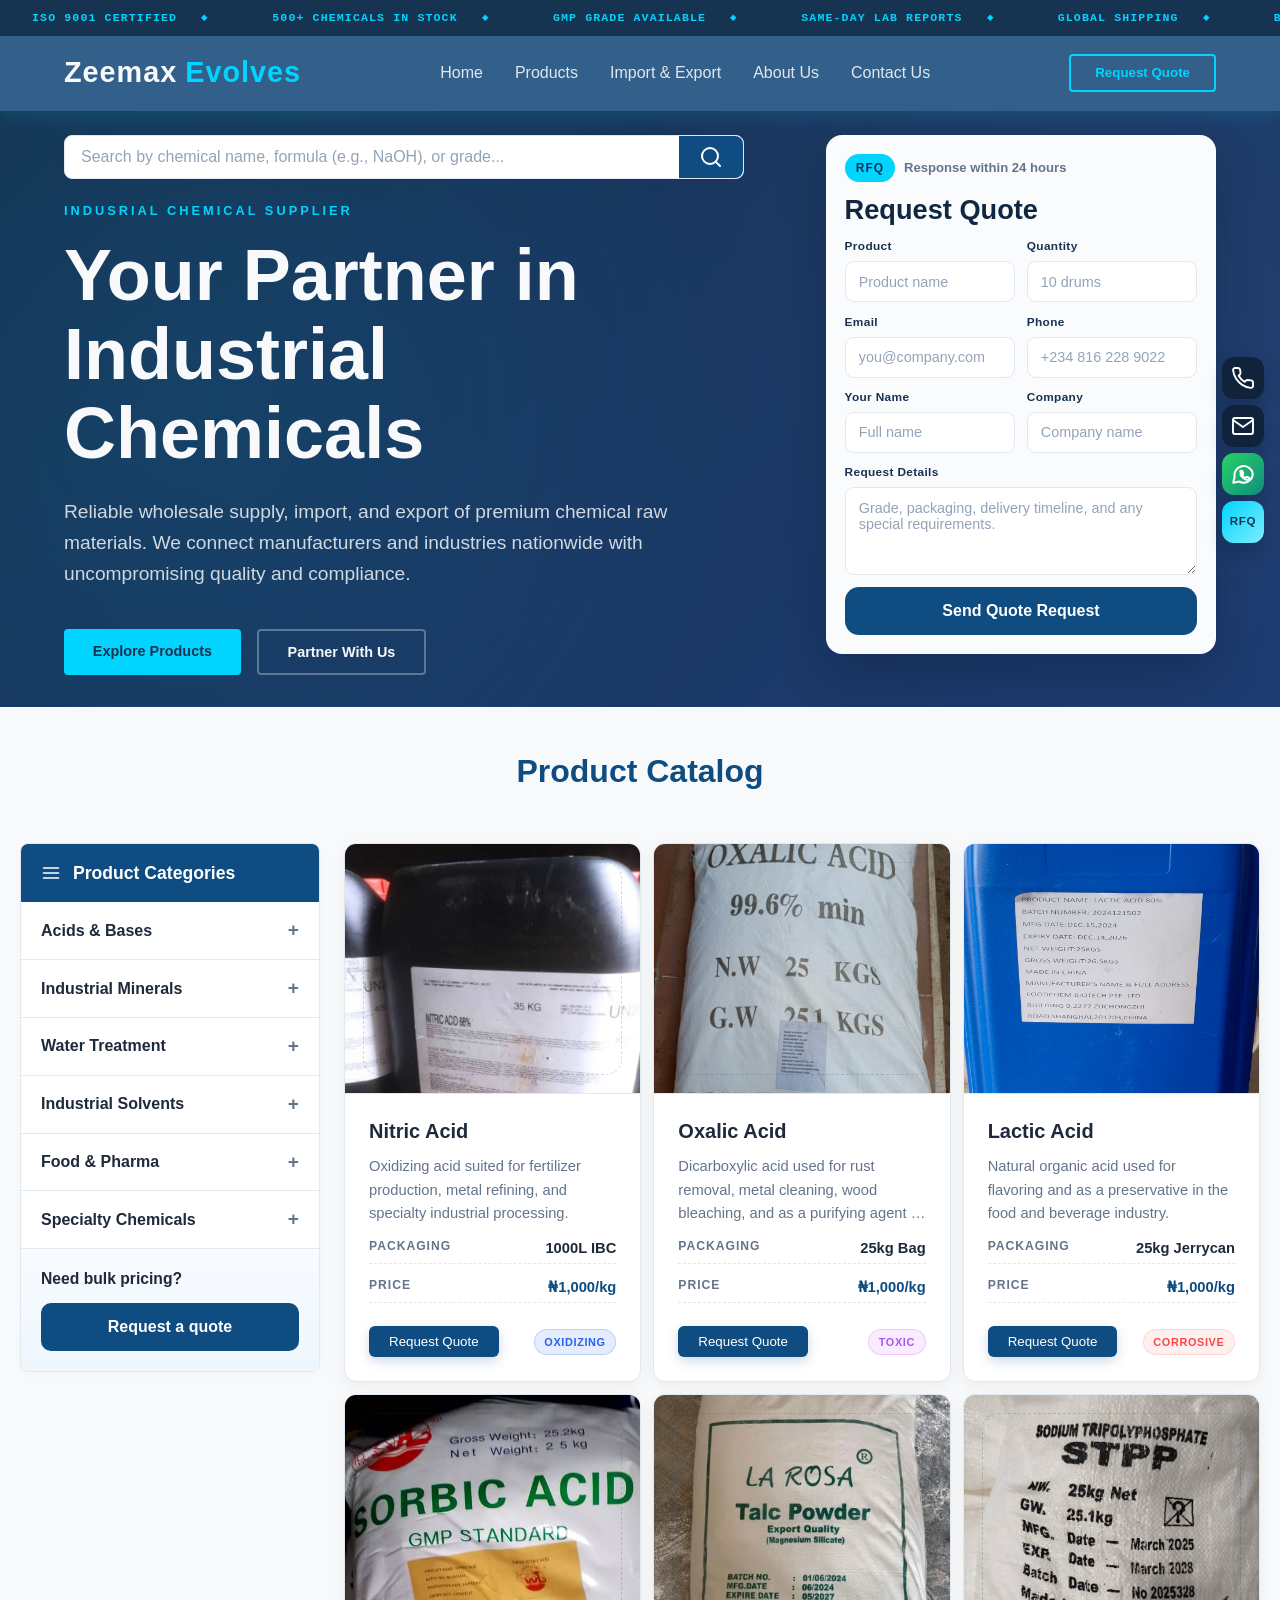
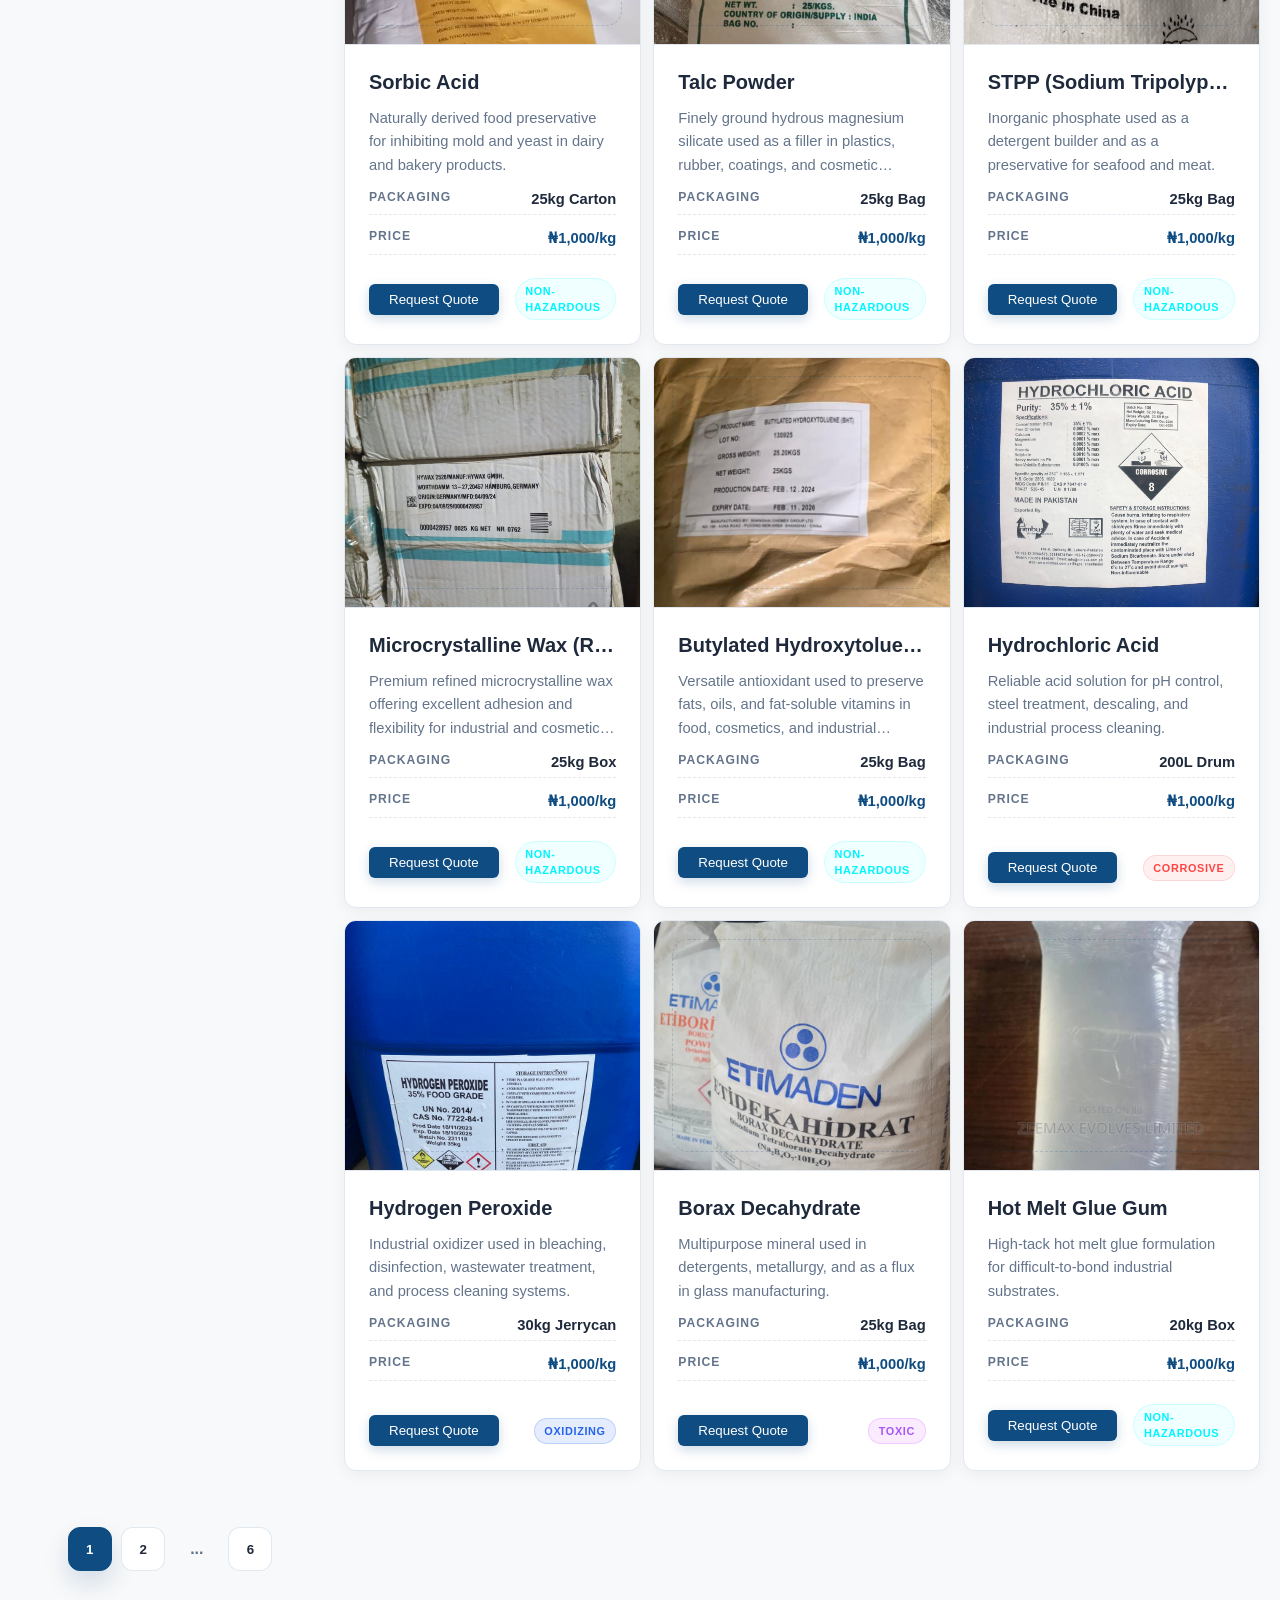
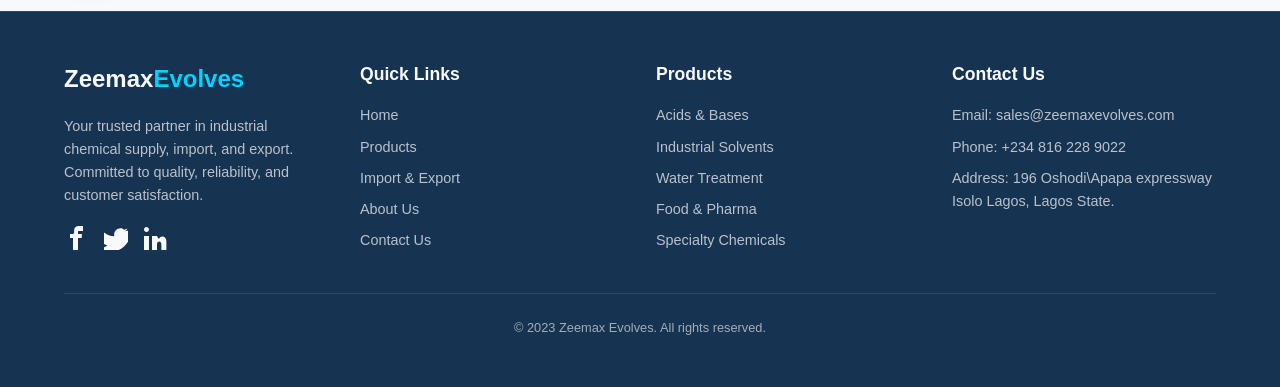
<file: index.html>
<!DOCTYPE html>
<html lang="en">

<head>
    <meta charset="UTF-8">
    <meta name="viewport" content="width=device-width, initial-scale=1.0">
    <title> Zeemax Evolves | Industrial Chemical Wholesalers & Suppliers | Importers & Exporters </title>
    <link rel="stylesheet" href="./src/styles.css">
</head>

<body data-page="home">
    <div class="ticker" aria-hidden="true">
        <div class="ticker-track">
            <span class="ticker-item">ISO 9001 Certified</span>
            <span class="ticker-item">500+ Chemicals in Stock</span>
            <span class="ticker-item">GMP Grade Available</span>
            <span class="ticker-item">Same-Day Lab Reports</span>
            <span class="ticker-item">Global Shipping</span>
            <span class="ticker-item">Bulk &amp; Spot Orders</span>
            <span class="ticker-item">REACH Compliant</span>
            <span class="ticker-item">24/7 Technical Support</span>
            <span class="ticker-item">ISO 9001 Certified</span>
            <span class="ticker-item">500+ Chemicals in Stock</span>
            <span class="ticker-item">GMP Grade Available</span>
            <span class="ticker-item">Same-Day Lab Reports</span>
            <span class="ticker-item">Global Shipping</span>
            <span class="ticker-item">Bulk &amp; Spot Orders</span>
            <span class="ticker-item">REACH Compliant</span>
            <span class="ticker-item">24/7 Technical Support</span>
        </div>
    </div>
    <main>
        <nav class="navbar" id="navbar">
            <a href="./index.html" class="nav-brand">Zeemax<span>Evolves</span></a>

            <div class="search-bar" id="search-bar">
                <form action="#" method="GET" id="mobile-search-form">
                    <input type="text" name="q" id="mobile-search-input" class="mobile-search-input" placeholder="Search..." aria-label="Search" autocomplete="off">
                    <button type="submit" id="mobile-search-button" aria-label="Submit Search">
                        <svg xmlns="http://www.w3.org/2000/svg" fill="none" viewBox="0 0 24 24" stroke-width="1.5"
                            stroke="currentColor">
                            <path stroke-linecap="round" stroke-linejoin="round"
                                d="m21 21-5.197-5.197m0 0A7.5 7.5 0 1 0 5.196 5.196a7.5 7.5 0 0 0 10.607 10.607Z" />
                        </svg>
                    </button>
                </form>
                <div id="mobile-suggestions-box" class="suggestions-box mobile-suggestions-box"></div>
            </div>

            <div class="hamburger" id="hamburger">
                ☰
            </div>

            <ul class="nav-links" id="nav-links">
                <li><a href="./index.html">Home</a></li>
                <li><a href="./products.html">Products</a></li>
                <li><a href="./import-export.html">Import & Export</a></li>
                <li><a href="./about-us.html">About Us</a></li>
                <li><a href="./contact-us.html">Contact Us</a></li>
                <li class="nav-quote-mobile"><button type="button" class="btn-quote" data-rfq-trigger>Request Quote</button></li>
            </ul>
            <button type="button" class="btn-quote" data-rfq-trigger>Request Quote</button>
        </nav>
        <header class="hero">
            <div class="hero-layout">
                <div class="hero-content">
                    <div class="search-container">
                        <form class="product-search-form" id="product-search-form">
                            <input 
                                type="text" 
                                class="search-input" 
                                id="search-input"
                                placeholder="Search by chemical name, formula (e.g., NaOH), or grade..."
                                autocomplete="off"
                            >
                    
                            <button type="submit" class="search-button" aria-label="Search">
                                <svg class="search-btn-svg" viewBox="0 0 24 24" width="20" height="20" stroke="currentColor" stroke-width="2" fill="none" stroke-linecap="round" stroke-linejoin="round">
                                    <circle cx="11" cy="11" r="8"></circle>
                                    <line x1="21" y1="21" x2="16.65" y2="16.65"></line>
                                </svg>
                            </button>
                        </form>
                        <div id="suggestions-box" class="suggestions-box"></div>
                    </div>
                    <span class="hero-subtitle">Indusrial Chemical Supplier</span>
                    <h1 class="hero-title">Your Partner in Industrial Chemicals</h1>
                    <p class="hero-description">
                        Reliable wholesale supply, import, and export of premium chemical raw materials. We connect
                        manufacturers and industries nationwide with uncompromising quality and compliance.
                    </p>
                    <div class="hero-buttons">
                        <a href="./products.html" class="btn-primary" data-open-products>Explore Products</a>
                        <button class="btn-secondary">Partner With Us</button>
                    </div>
                </div>

                <aside class="quote-card" id="request-quote" aria-labelledby="quote-card-title">
                    <div class="quote-card-meta">
                        <span class="quote-meta-pill">RFQ</span>
                        <span class="quote-meta-text">Response within 24 hours</span>
                    </div>

                    <div class="quote-card-header">
                        <h2 class="quote-card-title" id="quote-card-title">Request Quote</h2>
                    </div>

                    <form class="quote-form">
                        <div class="quote-form-grid">
                            <label class="quote-field">
                                <span>Product</span>
                                <input type="text" name="product" placeholder="Product name">
                            </label>

                            <label class="quote-field">
                                <span>Quantity</span>
                                <input type="text" name="quantity" placeholder="10 drums">
                            </label>
                        </div>

                        <div class="quote-form-grid">
                            <label class="quote-field">
                                <span>Email</span>
                                <input type="email" name="email" placeholder="you@company.com">
                            </label>

                            <label class="quote-field">
                                <span>Phone</span>
                                <input type="tel" name="phone" placeholder="+234 816 228 9022">
                            </label>
                        </div>

                        <div class="quote-form-grid">
                            <label class="quote-field">
                                <span>Your Name</span>
                                <input type="text" name="name" placeholder="Full name">
                            </label>

                            <label class="quote-field">
                                <span>Company</span>
                                <input type="text" name="company" placeholder="Company name">
                            </label>
                        </div>

                        <label class="quote-field">
                            <span>Request Details</span>
                            <textarea name="message" rows="3" placeholder="Grade, packaging, delivery timeline, and any special requirements."></textarea>
                        </label>

                        <button type="submit" class="quote-submit">Send Quote Request</button>
                    </form>
                </aside>
            </div>
        </header>
        <section class="products-section">
            <div class="container">
                <div class="section-heading">
                    <div>
                        <h2 class="section-title">Product Catalog</h2>
                        <p class="section-subtitle">Only 21 featured products show on the home page. Open the full catalog to browse all products with filters, search, and pagination.</p>
                    </div>
                    <div class="catalog-top-actions">
                        <span class="results-count" id="home-results-count">21 products on home catalog</span>
                        <a href="./products.html" class="catalog-view-all">Explore Full Catalog</a>
                    </div>
                </div>
                <div class="products-layout">
                    <div class="category-sidebar">
                        <div class="category-title">
                            <svg viewBox="0 0 24 24" width="20" height="20" stroke="currentColor" stroke-width="2" fill="none" stroke-linecap="round" stroke-linejoin="round">
                                <line x1="3" y1="12" x2="21" y2="12"></line>
                                <line x1="3" y1="6" x2="21" y2="6"></line>
                                <line x1="3" y1="18" x2="21" y2="18"></line>
                            </svg>
                            <b>Product Categories</b>
                        </div>

                        <ul class="main-category-list" id="home-category-list"></ul>

                        <div class="catalog-quote-cta">
                            <p class="catalog-quote-text">Need bulk pricing?</p>
                            <a href="#request-quote" class="catalog-quote-button" data-rfq-trigger>Request a quote</a>
                        </div>
                    </div>

                    <div class="product-grid" id="product-grid"></div>
                    <div class="pagination" id="home-pagination"></div>
                </div>
            </div>
        </section>
    </main>

    <aside class="contact-dock" aria-label="Quick contact actions">
        <a href="tel:+2348162289022" class="contact-dock-link" aria-label="Call Zeemax" title="Call +234 816 228 9022">
            <svg viewBox="0 0 24 24" aria-hidden="true">
                <path d="M22 16.92v3a2 2 0 0 1-2.18 2 19.86 19.86 0 0 1-8.63-3.07A19.5 19.5 0 0 1 5.15 12.8 19.86 19.86 0 0 1 2.08 4.09 2 2 0 0 1 4.06 2h3a2 2 0 0 1 2 1.72l.45 3a2 2 0 0 1-.57 1.74l-1.27 1.27a16 16 0 0 0 6.09 6.09l1.27-1.27a2 2 0 0 1 1.74-.57l3 .45A2 2 0 0 1 22 16.92z"></path>
            </svg>
        </a>
        <a href="mailto:sales@zeemaxevolves.com" class="contact-dock-link" aria-label="Email Zeemax" title="Email sales@zeemaxevolves.com">
            <svg viewBox="0 0 24 24" aria-hidden="true">
                <path d="M4 4h16a2 2 0 0 1 2 2v12a2 2 0 0 1-2 2H4a2 2 0 0 1-2-2V6a2 2 0 0 1 2-2z"></path>
                <path d="m22 6-10 7L2 6"></path>
            </svg>
        </a>
        <a href="https://wa.me/2348162289022" class="contact-dock-link contact-dock-whatsapp" aria-label="Chat on WhatsApp">
            <svg viewBox="0 0 24 24" aria-hidden="true">
                <path d="M21 11.5A8.5 8.5 0 0 1 8.44 18.9L3 20l1.17-5.15A8.5 8.5 0 1 1 21 11.5z"></path>
                <path d="M9.5 9.5c.2-.5.5-.5.7-.5h.6c.2 0 .4 0 .6.5.2.5.6 1.5.7 1.6.1.2.1.4 0 .6-.1.2-.2.4-.4.6l-.3.3c-.1.1-.2.3-.1.5.2.3.7 1.2 1.6 1.9 1.1.9 2 .1 2.3-.2.2-.2.5-.2.7-.1l1.5.7c.3.2.5.3.5.6v.5c-.1.4-.7.8-1 .9-.3.1-.8.2-1.5 0-.7-.2-1.5-.5-2.6-1.3-1.3-.9-2.2-2-2.7-2.8-.5-.8-.5-1.5-.3-2 .2-.5.6-.9.7-1.1z"></path>
            </svg>
        </a>
        <a href="#request-quote" class="contact-dock-link contact-dock-rfq-text" data-rfq-trigger aria-label="Request a quote">RFQ</a>
    </aside>

    <div class="app-modal" id="app-modal" aria-hidden="true">
        <div class="app-modal-backdrop" data-modal-close></div>
        <div
            class="app-modal-panel"
            role="dialog"
            aria-modal="true"
            aria-labelledby="app-modal-title"
            aria-describedby="app-modal-message"
            tabindex="-1"
        >
            <button type="button" class="app-modal-close" data-modal-close aria-label="Close dialog">
                <span aria-hidden="true">&times;</span>
            </button>
            <div class="app-modal-badge" id="app-modal-badge">Confirmed</div>
            <h2 class="app-modal-title" id="app-modal-title">Request received</h2>
            <p class="app-modal-message" id="app-modal-message">
                Your message has been prepared successfully.
            </p>
            <div class="app-modal-actions">
                <button type="button" class="app-modal-button app-modal-button-secondary" data-modal-close>Close</button>
                <button type="button" class="app-modal-button app-modal-button-primary" id="app-modal-confirm">Continue</button>
            </div>
        </div>
    </div>

    <footer class="footer">
        <div class="footer-grid">
            <div class="footer-col">
                <a href="./index.html" class="footer-brand">Zeemax<span>Evolves</span></a>
                <p class="footer-description">
                    Your trusted partner in industrial chemical supply, import, and export.
                    Committed to quality, reliability, and customer satisfaction.
                </p>
                <div class="footer-social-links">
                    <a href="#" class="footer-social-link" aria-label="Facebook"><svg xmlns="http://www.w3.org/2000/svg" width="24" height="24" viewBox="0 0 24 24" fill="currentColor"><path d="M9 8h-3v4h3v12h5v-12h3.642l.358-4h-4v-1.908c0-.817.092-1.092 1.092-1.092h3.908l-.001-5h-4c-3.153 0-4.908 1.542-4.908 4.66v2.34z"/></svg></a>
                    <a href="#" class="footer-social-link" aria-label="Twitter"><svg xmlns="http://www.w3.org/2000/svg" width="24" height="24" viewBox="0 0 24 24" fill="currentColor"><path d="M24 4.557c-.883.392-1.832.656-2.828.775 1.017-.609 1.798-1.574 2.165-2.724-.951.564-2.005.974-3.127 1.195-.897-.957-2.178-1.555-3.594-1.555-3.594 0-6.494 2.901-6.494 6.492 0 .509.058 1.007.162 1.489-5.392-.27-10.187-2.855-13.387-6.795-.55.942-.864 2.037-.864 3.191 0 2.254 1.141 4.249 2.873 5.424-.847-.026-1.649-.26-2.35-.647-.029.749.208 1.45.75 2.001.636.635 1.474 1.122 2.443 1.317-.407.111-.836.17-1.273.17-.31 0-.613-.03-.907-.083.799 2.492 3.115 4.307 5.85 4.356-2.895 2.268-6.554 3.623-10.551 3.623-.69 0-1.372-.04-2.043-.113 3.746 2.394 8.18 3.796 12.998 3.796 15.59 0 24.18-12.902 24.18-24.18 0-.37-.01-.737-.025-1.102.945-.683 1.767-1.533 2.416-2.502z"/></svg></a>
                    <a href="#" class="footer-social-link" aria-label="LinkedIn"><svg xmlns="http://www.w3.org/2000/svg" width="24" height="24" viewBox="0 0 24 24" fill="currentColor"><path d="M4.98 3.5c0 1.381-1.11 2.5-2.48 2.5s-2.48-1.119-2.48-2.5c0-1.381 1.11-2.5 2.48-2.5s2.48 1.119 2.48 2.5zm.02 6.5l-.02 14h-5v-14h5zm7.982 0h-4.968v14h4.969v-5.617c0-3.601 4.384-3.899 4.384 0v5.617h5v-8.359c0-6.284-6.003-6.071-7.11-3.148l-.899-.001z"/></svg></a>
                </div>
            </div>
            <div class="footer-col">
                <h3 class="footer-heading">Quick Links</h3>
                <ul class="footer-links">
                    <li><a href="./index.html">Home</a></li>
                    <li><a href="./products.html">Products</a></li>
                    <li><a href="./import-export.html">Import & Export</a></li>
                    <li><a href="./about-us.html">About Us</a></li>
                    <li><a href="./contact-us.html">Contact Us</a></li>
                </ul>
            </div>
            <div class="footer-col">
                <h3 class="footer-heading">Products</h3>
                <ul class="footer-links">
                    <li><a href="./products.html#acids-bases">Acids & Bases</a></li>
                    <li><a href="./products.html#industrial-solvents">Industrial Solvents</a></li>
                    <li><a href="./products.html#water-treatment">Water Treatment</a></li>
                    <li><a href="./products.html#food-pharma">Food & Pharma</a></li>
                    <li><a href="./products.html#specialty-chemicals">Specialty Chemicals</a></li>
                </ul>
            </div>
            <div class="footer-col">
                <h3 class="footer-heading">Contact Us</h3>
                <div class="footer-contact-info">
                    <p>Email: <a href="mailto:sales@zeemaxevolves.com">sales@zeemaxevolves.com</a></p>
                    <p>Phone: <a href="tel:+2348162289022">+234 816 228 9022</a></p>
                    <p>Address: 196 Oshodi\Apapa expressway Isolo Lagos, Lagos State.</p>
                </div>
            </div>
        </div>
        <div class="footer-bottom">
            &copy; 2023 Zeemax Evolves. All rights reserved.
        </div>
    </footer>

    <script type="module" src="./src/script.js"></script>
</body>

</html>
</file>
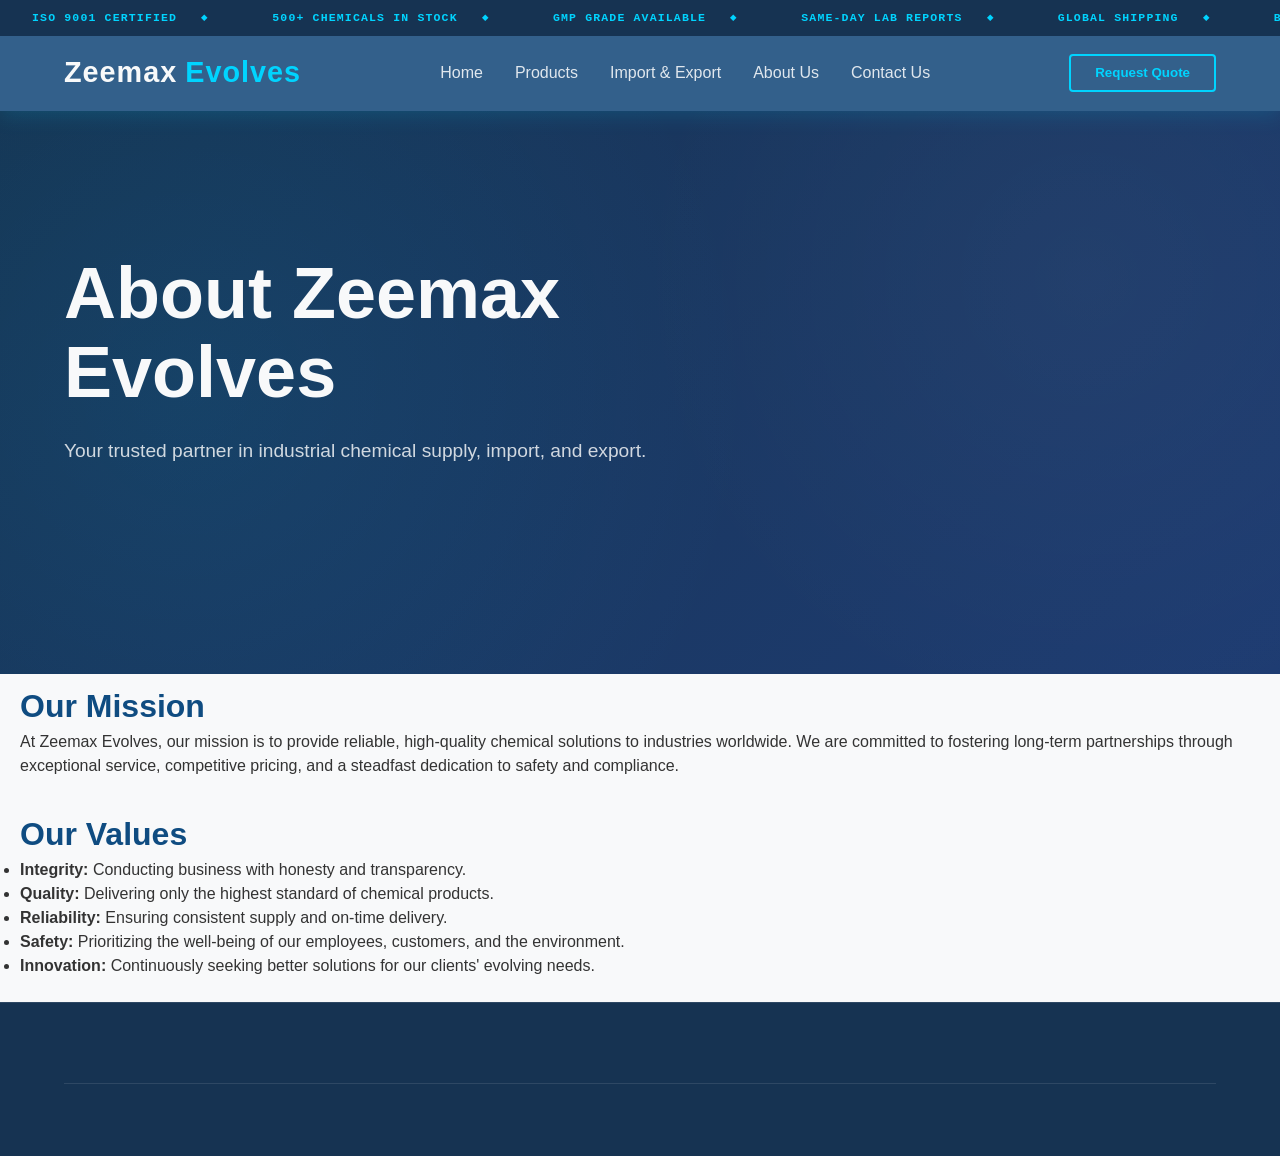
<file: about-us.html>
<!DOCTYPE html>
<html lang="en">

<head>
    <meta charset="UTF-8">
    <meta name="viewport" content="width=device-width, initial-scale=1.0">
    <title>Zeemax | About Us</title>
    <link rel="stylesheet" href="./src/styles.css">
</head>

<body>
    <div class="ticker" aria-hidden="true">
        <div class="ticker-track">
            <span class="ticker-item">ISO 9001 Certified</span>
            <span class="ticker-item">500+ Chemicals in Stock</span>
            <span class="ticker-item">GMP Grade Available</span>
            <span class="ticker-item">Same-Day Lab Reports</span>
            <span class="ticker-item">Global Shipping</span>
            <span class="ticker-item">Bulk &amp; Spot Orders</span>
            <span class="ticker-item">REACH Compliant</span>
            <span class="ticker-item">24/7 Technical Support</span>
            <span class="ticker-item">ISO 9001 Certified</span>
            <span class="ticker-item">500+ Chemicals in Stock</span>
            <span class="ticker-item">GMP Grade Available</span>
            <span class="ticker-item">Same-Day Lab Reports</span>
            <span class="ticker-item">Global Shipping</span>
            <span class="ticker-item">Bulk &amp; Spot Orders</span>
            <span class="ticker-item">REACH Compliant</span>
            <span class="ticker-item">24/7 Technical Support</span>
        </div>
    </div>

    <main>
        <nav class="navbar" id="navbar">
            <a href="./index.html" class="nav-brand">Zeemax<span>Evolves</span></a>
            <div class="hamburger" id="hamburger">&#9776;</div>
            <ul class="nav-links" id="nav-links">
                <li><a href="./index.html">Home</a></li>
                <li><a href="./products.html">Products</a></li>
                <li><a href="./import-export.html">Import & Export</a></li>
                <li><a href="./about-us.html">About Us</a></li>
                <li><a href="./contact-us.html">Contact Us</a></li>
            </ul>
            <button type="button" class="btn-quote" data-rfq-trigger>Request Quote</button>
        </nav>

        <section class="hero">
            <div class="hero-layout">
                <div class="hero-content">
                    <h1 class="hero-title">About Zeemax Evolves</h1>
                    <p class="hero-description">
                        Your trusted partner in industrial chemical supply, import, and export.
                    </p>
                </div>
            </div>
        </section>

        <section class="products-page-section">
            <div class="container">
                <h2 class="section-title">Our Mission</h2>
                <p>
                    At Zeemax Evolves, our mission is to provide reliable, high-quality chemical solutions to industries worldwide. We are committed to fostering long-term partnerships through exceptional service, competitive pricing, and a steadfast dedication to safety and compliance.
                </p>
                <h2 class="section-title" style="margin-top: 2rem;">Our Values</h2>
                <ul>
                    <li><strong>Integrity:</strong> Conducting business with honesty and transparency.</li>
                    <li><strong>Quality:</strong> Delivering only the highest standard of chemical products.</li>
                    <li><strong>Reliability:</strong> Ensuring consistent supply and on-time delivery.</li>
                    <li><strong>Safety:</strong> Prioritizing the well-being of our employees, customers, and the environment.</li>
                    <li><strong>Innovation:</strong> Continuously seeking better solutions for our clients' evolving needs.</li>
                </ul>
            </div>
        </section>
    </main>

    <footer class="footer">
        <div class="footer-grid">
            <div class="footer-col"></div>
            <div class="footer-col"></div>
            <div class="footer-col"></div>
            <div class="footer-col"></div>
        </div>
        <div class="footer-bottom"></div>
    </footer>

    <script type="module" src="./src/script.js"></script>
</body>

</html>
</file>
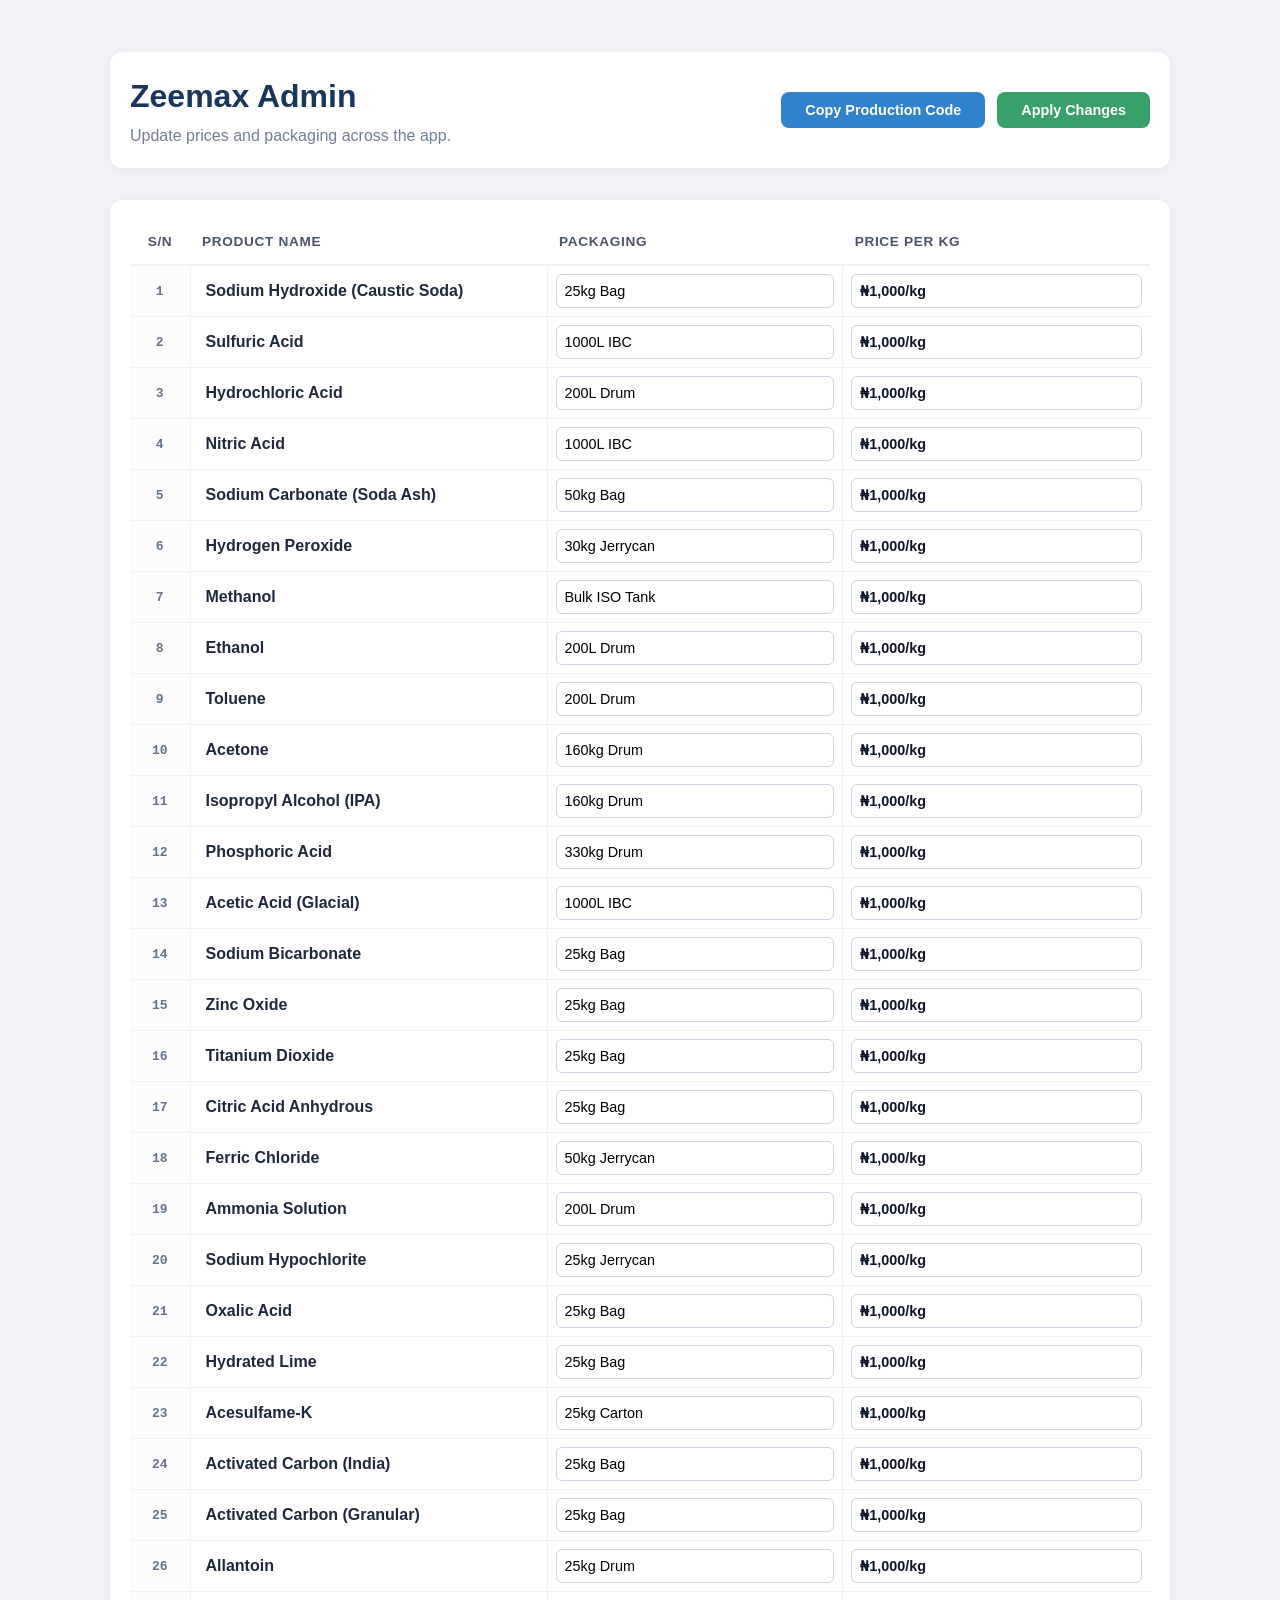
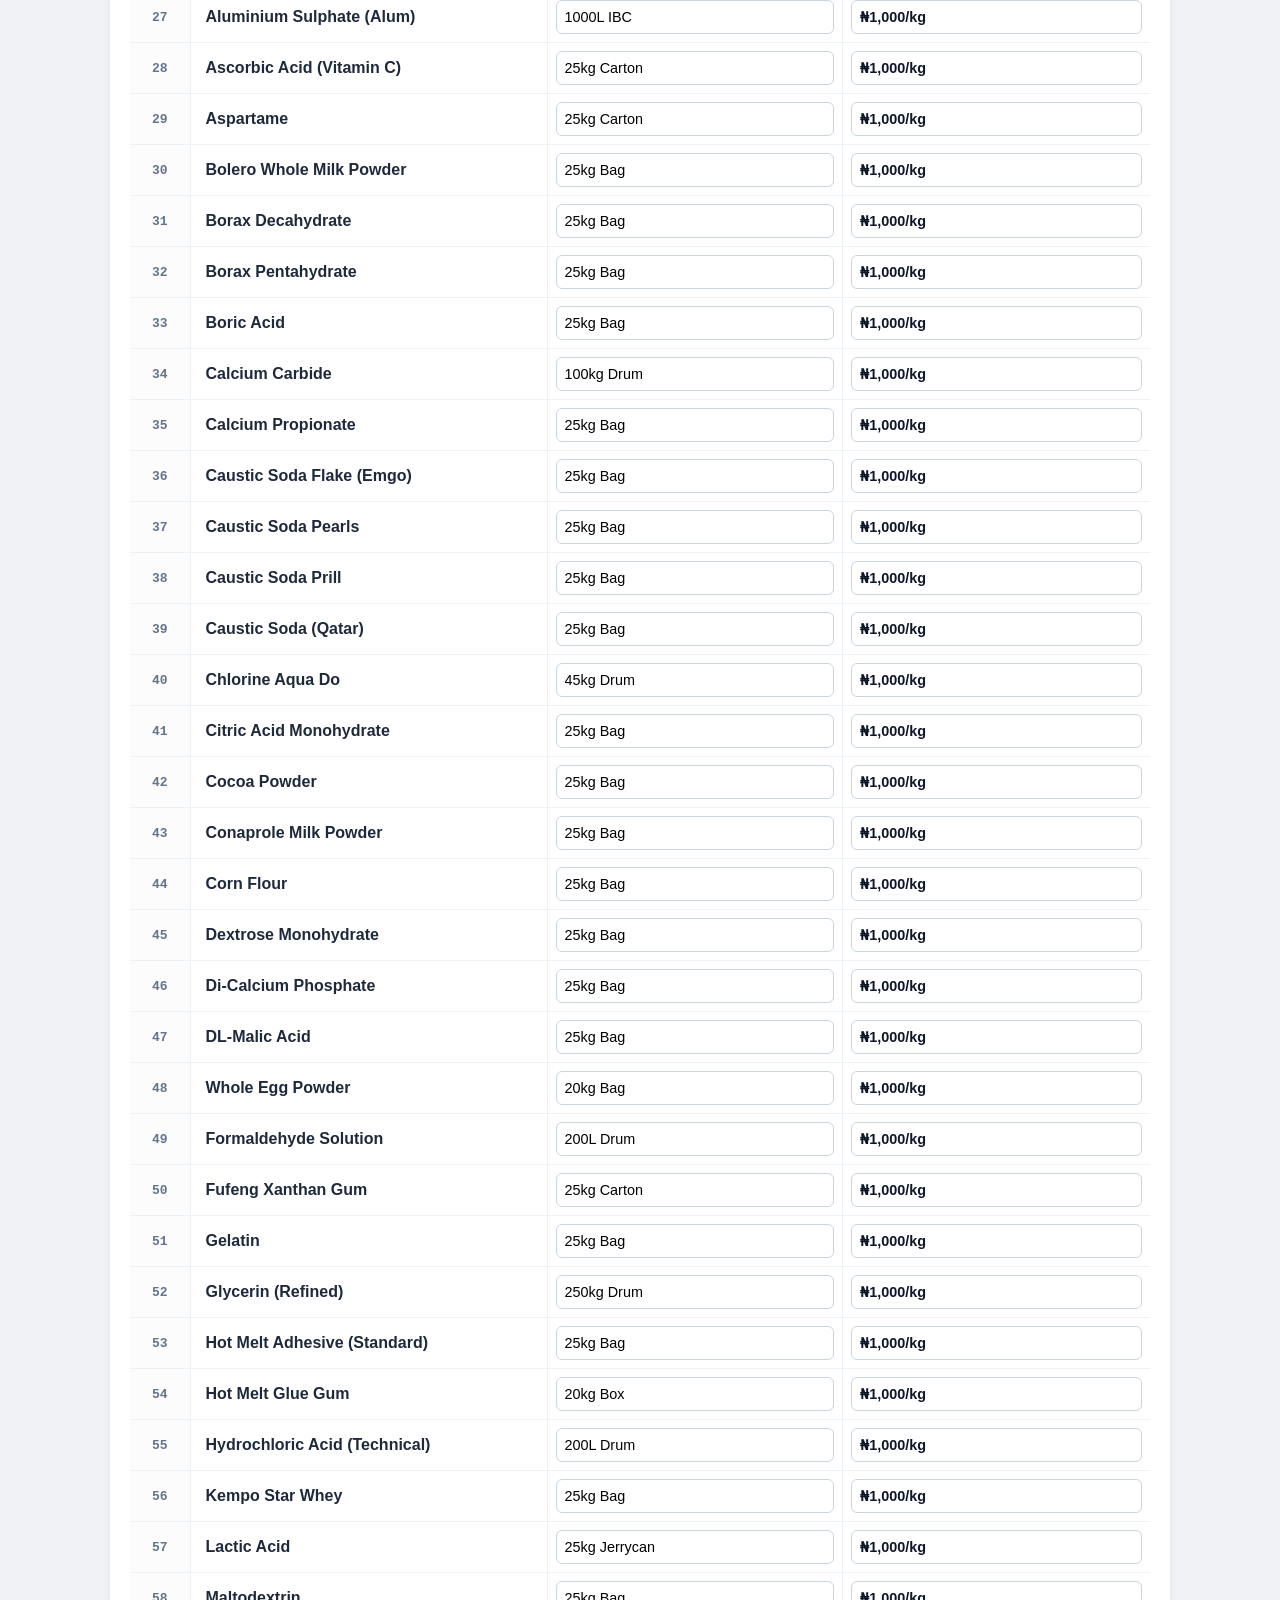
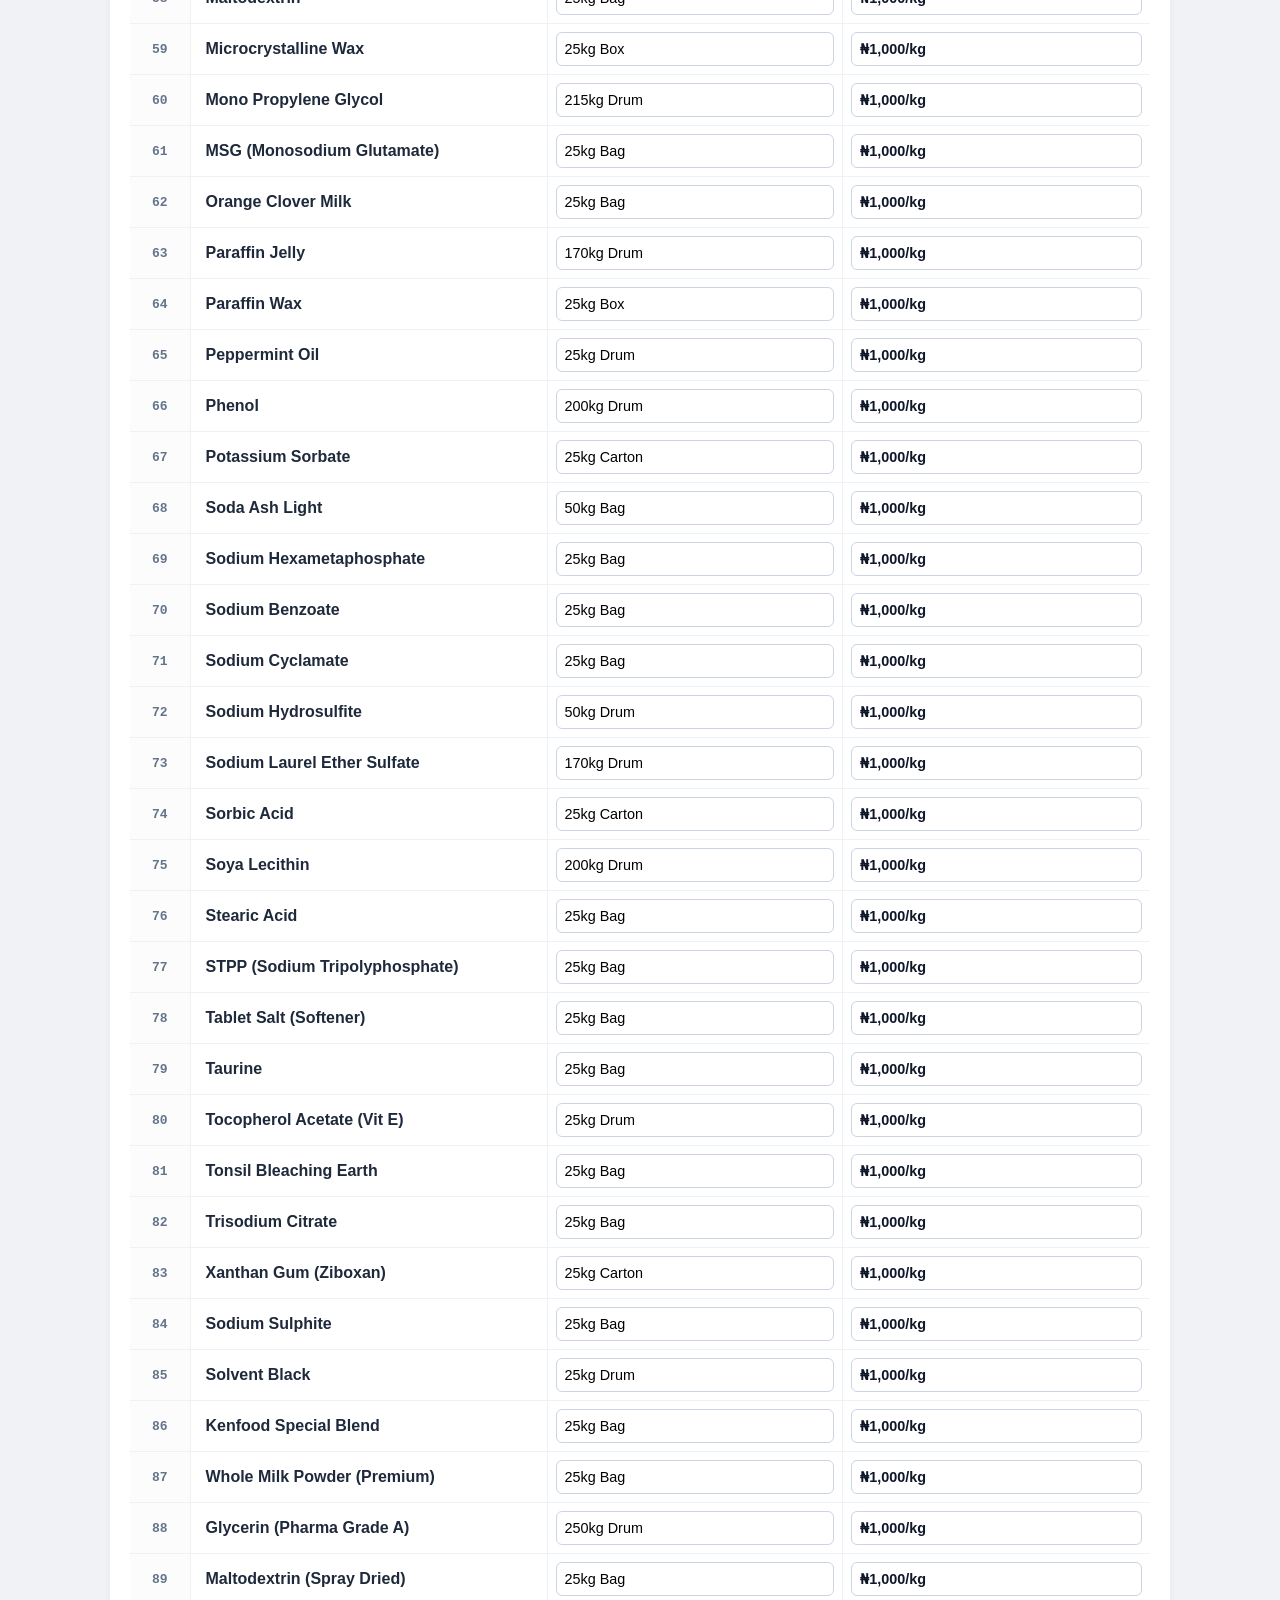
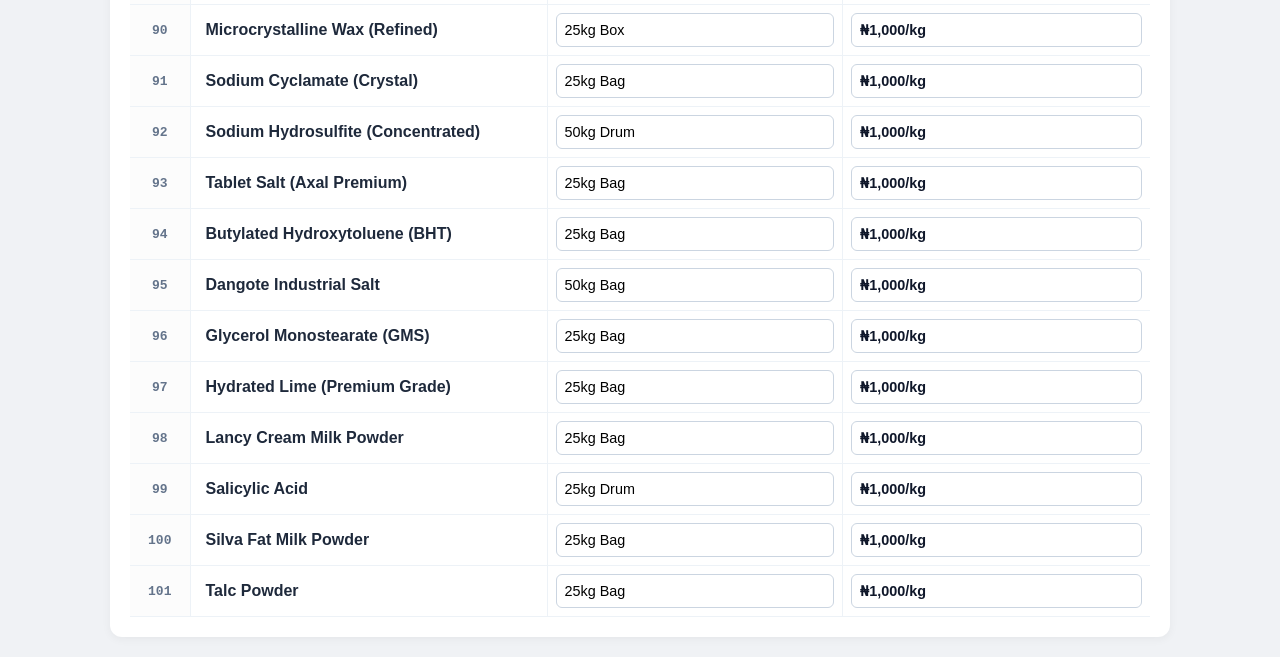
<file: admin.html>
<!DOCTYPE html>
<html lang="en">
<head>
    <meta charset="UTF-8">
    <meta name="viewport" content="width=device-width, initial-scale=1.0">
    <title>Zeemax Admin - Price Manager</title>
    <link rel="stylesheet" href="./src/styles.css">
    <style>
        body { padding-top: 2rem !important; background: #f0f2f5; }
        .admin-wrap { max-width: 1100px; margin: 0 auto; padding: 20px; }
        .admin-header { display: flex; justify-content: space-between; align-items: center; margin-bottom: 2rem; background: white; padding: 20px; border-radius: 12px; box-shadow: 0 2px 10px rgba(0,0,0,0.05); }
        .admin-table-container { background: white; padding: 20px; border-radius: 12px; box-shadow: 0 2px 10px rgba(0,0,0,0.05); overflow-x: auto; }
        table { width: 100%; border-collapse: collapse; }
        th { text-align: left; padding: 12px; border-bottom: 2px solid #edf2f7; color: #4a5568; font-size: 0.85rem; text-transform: uppercase; letter-spacing: 0.05em; }
        td { padding: 12px; border-bottom: 1px solid #edf2f7; vertical-align: middle; }
        .input-edit { width: 100%; padding: 8px 12px; border: 1px solid #e2e8f0; border-radius: 6px; font-size: 0.9rem; transition: border-color 0.2s; }
        .input-edit:focus { border-color: #3182ce; outline: none; box-shadow: 0 0 0 3px rgba(66, 153, 225, 0.15); }
        .admin-btns { display: flex; gap: 12px; }
        .btn { padding: 10px 24px; border-radius: 8px; font-weight: 700; cursor: pointer; transition: all 0.2s; border: none; font-size: 0.9rem; }
        .btn-save { background: #38a169; color: white; }
        .btn-save:hover { background: #2f855a; transform: translateY(-1px); }
        .btn-export { background: #3182ce; color: white; }
        .btn-export:hover { background: #2b6cb0; transform: translateY(-1px); }

        /* Responsive Styles */
        @media (max-width: 768px) {
            .admin-header { 
                flex-direction: column; 
                align-items: stretch; 
                text-align: center; 
                gap: 1.5rem; 
            }
            .admin-btns { flex-direction: column; }
            .btn { width: 100%; }
            .admin-wrap { padding: 10px; }
            .admin-table-container { padding: 12px; }
            
            /* Stacked Table Layout for Mobile */
            table, thead, tbody, th, td, tr { display: block; }
            thead tr { position: absolute; top: -9999px; left: -9999px; }
            tr { 
                border: 1px solid #e2e8f0; 
                border-radius: 12px; 
                margin-bottom: 1.5rem; 
                background: white; 
                overflow: hidden; 
                box-shadow: 0 2px 8px rgba(0,0,0,0.04);
            }
            td { 
                border: none !important; 
                border-bottom: 1px solid #edf2f7 !important; 
                position: relative; 
                padding: 12px 15px 12px 40% !important; 
                text-align: right !important;
                min-height: 48px;
                width: auto !important;
                display: flex;
                align-items: center;
                justify-content: flex-end;
            }
            td:last-child { border-bottom: none !important; }
            td:before { 
                content: attr(data-label); 
                position: absolute; 
                left: 15px; 
                width: 35%; 
                text-align: left; 
                font-weight: 800; 
                color: #718096;
                font-size: 0.65rem;
                text-transform: uppercase;
                letter-spacing: 0.05em;
            }
        }
    </style>
</head>
<body>
    <div class="admin-wrap">
        <header class="admin-header">
            <div>
                <h1 style="color: #1a365d; margin: 0;">Zeemax Admin</h1>
                <p style="color: #718096; margin: 4px 0 0;">Update prices and packaging across the app.</p>
            </div>
            <div class="admin-btns">
                <button id="export-btn" class="btn btn-export">Copy Production Code</button>
                <button id="save-btn" class="btn btn-save">Apply Changes</button>
            </div>
        </header>

        <div class="admin-table-container">
            <table>
                <thead>
                    <tr>
                        <th style="width: 60px; text-align: center;">S/N</th>
                        <th style="width: 35%;">Product Name</th>
                        <th>Packaging</th>
                        <th>Price per KG</th>
                    </tr>
                </thead>
                <tbody id="admin-list"></tbody>
            </table>
        </div>
    </div>
    <script type="module" src="./src/admin.js"></script>
</body>
</html>
</file>
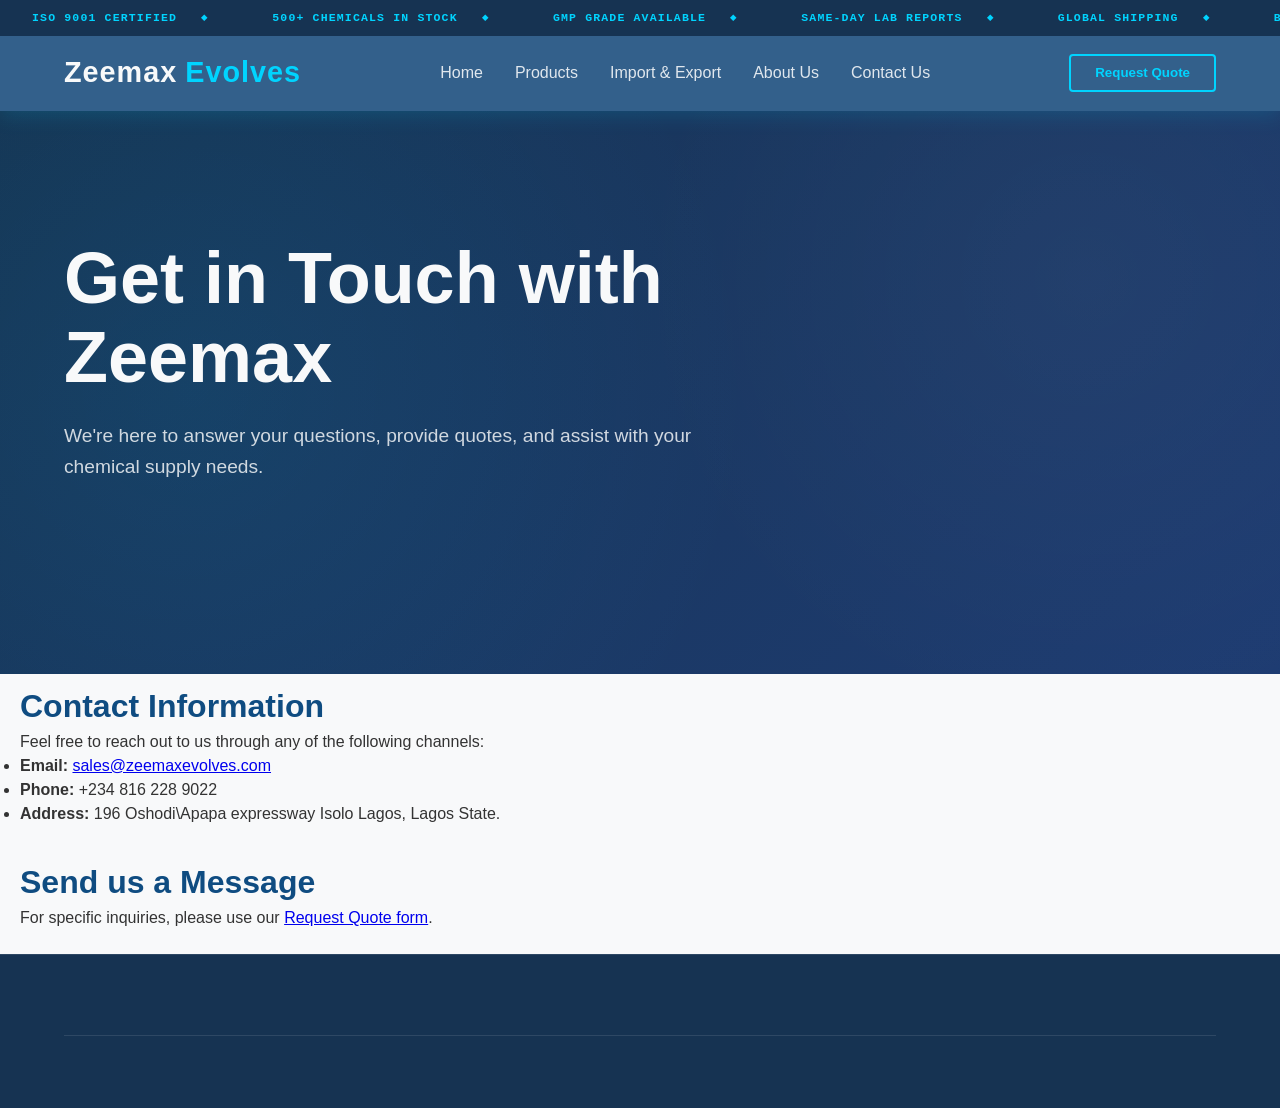
<file: contact-us.html>
<!DOCTYPE html>
<html lang="en">

<head>
    <meta charset="UTF-8">
    <meta name="viewport" content="width=device-width, initial-scale=1.0">
    <title>Zeemax | Contact Us</title>
    <link rel="stylesheet" href="./src/styles.css">
</head>

<body>
    <div class="ticker" aria-hidden="true">
        <div class="ticker-track">
            <span class="ticker-item">ISO 9001 Certified</span>
            <span class="ticker-item">500+ Chemicals in Stock</span>
            <span class="ticker-item">GMP Grade Available</span>
            <span class="ticker-item">Same-Day Lab Reports</span>
            <span class="ticker-item">Global Shipping</span>
            <span class="ticker-item">Bulk &amp; Spot Orders</span>
            <span class="ticker-item">REACH Compliant</span>
            <span class="ticker-item">24/7 Technical Support</span>
            <span class="ticker-item">ISO 9001 Certified</span>
            <span class="ticker-item">500+ Chemicals in Stock</span>
            <span class="ticker-item">GMP Grade Available</span>
            <span class="ticker-item">Same-Day Lab Reports</span>
            <span class="ticker-item">Global Shipping</span>
            <span class="ticker-item">Bulk &amp; Spot Orders</span>
            <span class="ticker-item">REACH Compliant</span>
            <span class="ticker-item">24/7 Technical Support</span>
        </div>
    </div>

    <main>
        <nav class="navbar" id="navbar">
            <a href="./index.html" class="nav-brand">Zeemax<span>Evolves</span></a>
            <div class="hamburger" id="hamburger">&#9776;</div>
            <ul class="nav-links" id="nav-links">
                <li><a href="./index.html">Home</a></li>
                <li><a href="./products.html">Products</a></li>
                <li><a href="./import-export.html">Import & Export</a></li>
                <li><a href="./about-us.html">About Us</a></li>
                <li><a href="./contact-us.html">Contact Us</a></li>
            </ul>
            <button type="button" class="btn-quote" data-rfq-trigger>Request Quote</button>
        </nav>

        <section class="hero">
            <div class="hero-layout">
                <div class="hero-content">
                    <h1 class="hero-title">Get in Touch with Zeemax</h1>
                    <p class="hero-description">
                        We're here to answer your questions, provide quotes, and assist with your chemical supply needs.
                    </p>
                </div>
            </div>
        </section>

        <section class="products-page-section">
            <div class="container">
                <h2 class="section-title">Contact Information</h2>
                <p>Feel free to reach out to us through any of the following channels:</p>
                <ul>
                    <li><strong>Email:</strong> <a href="mailto:sales@zeemaxevolves.com">sales@zeemaxevolves.com</a></li>
                    <li><strong>Phone:</strong> +234 816 228 9022</li>
                    <li><strong>Address:</strong> 196 Oshodi\Apapa expressway Isolo Lagos, Lagos State.</li>
                </ul>
                <h2 class="section-title" style="margin-top: 2rem;">Send us a Message</h2>
                <!-- You can embed the quote form here or create a dedicated contact form -->
                <p>For specific inquiries, please use our <a href="#request-quote">Request Quote form</a>.</p>
            </div>
        </section>
    </main>

    <footer class="footer">
        <div class="footer-grid">
            <div class="footer-col"></div>
            <div class="footer-col"></div>
            <div class="footer-col"></div>
            <div class="footer-col"></div>
        </div>
        <div class="footer-bottom"></div>
    </footer>

    <script type="module" src="./src/script.js"></script>
</body>

</html>
</file>
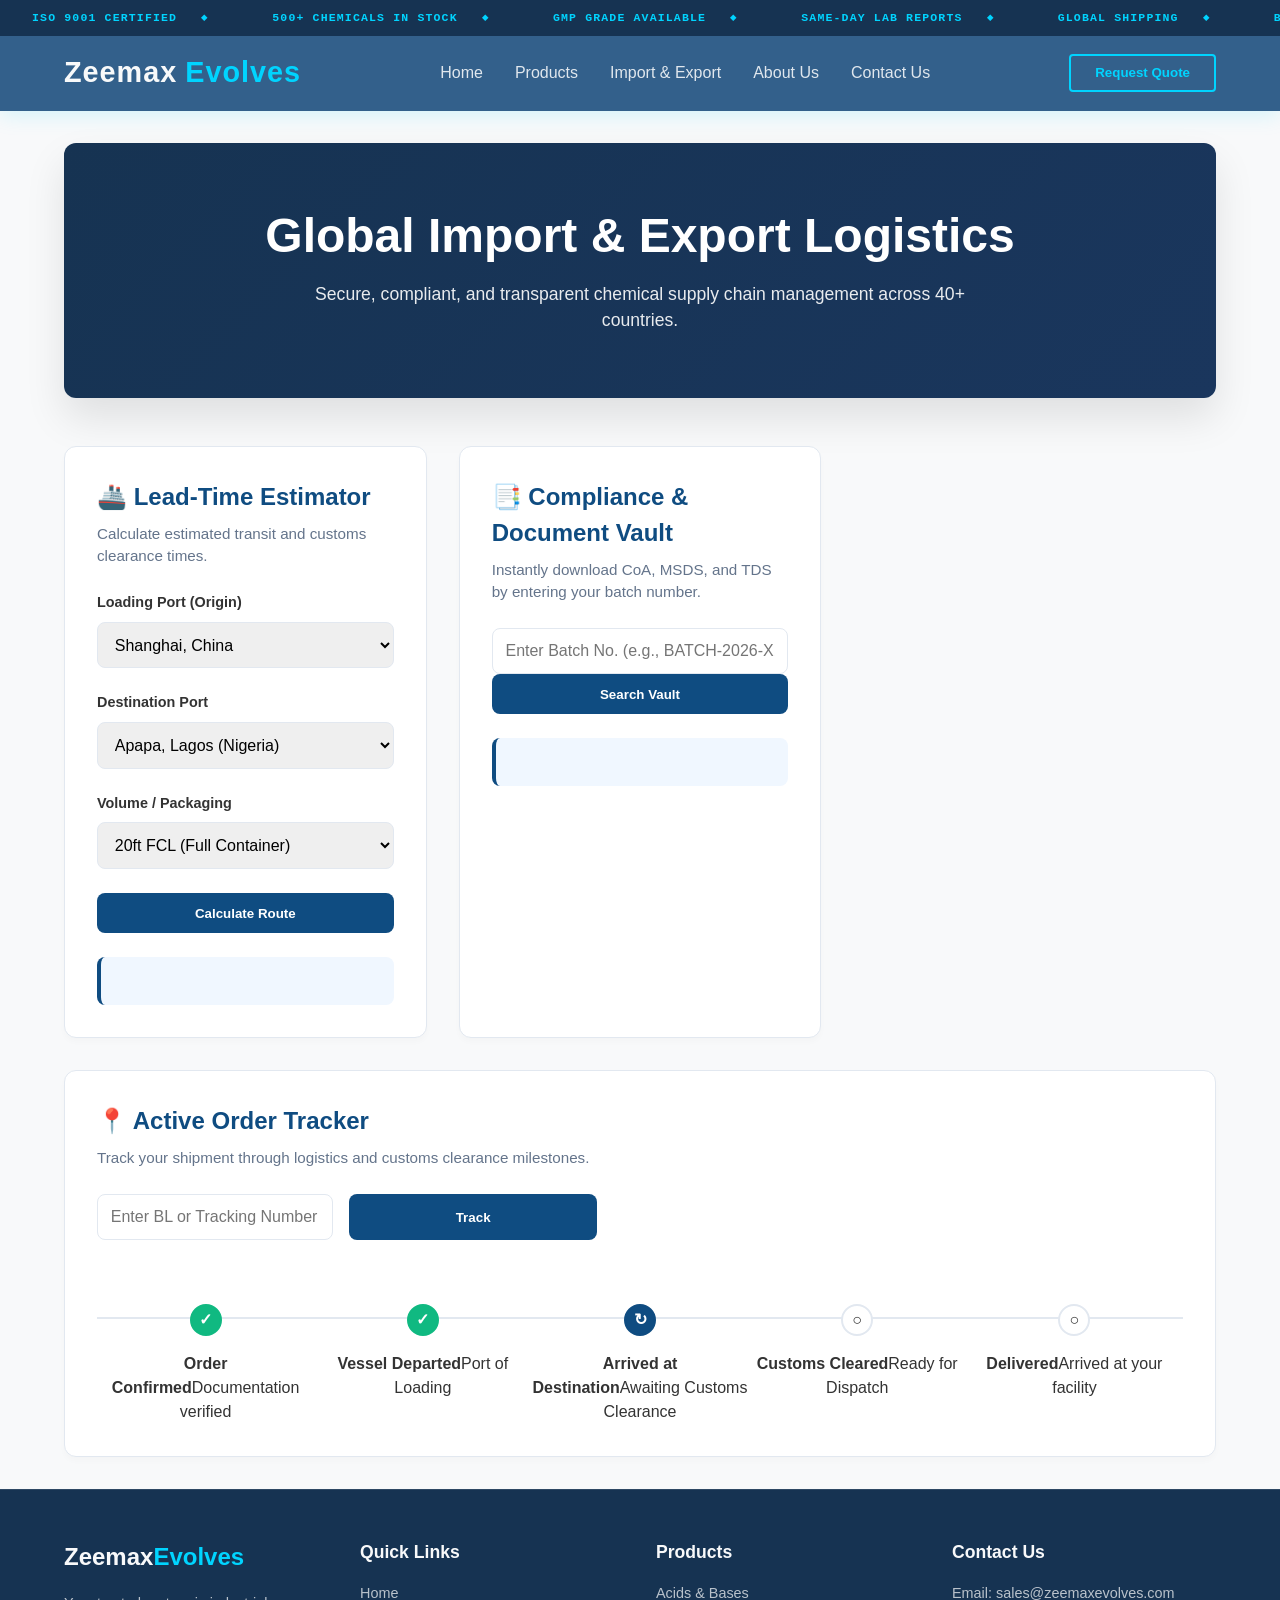
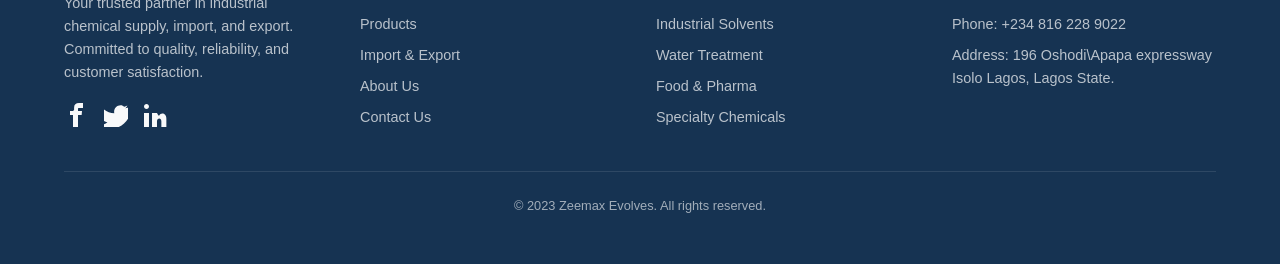
<file: import-export.html>
<!DOCTYPE html>
<html lang="en">

<head>
    <meta charset="UTF-8">
    <meta name="viewport" content="width=device-width, initial-scale=1.0">
    <title>Zeemax | Global Import & Export Logistics</title>
    <link rel="stylesheet" href="./src/styles.css">
</head>

<body data-page="logistics">
    <div class="ticker" aria-hidden="true">
        <div class="ticker-track">
            <span class="ticker-item">ISO 9001 Certified</span>
            <span class="ticker-item">500+ Chemicals in Stock</span>
            <span class="ticker-item">GMP Grade Available</span>
            <span class="ticker-item">Same-Day Lab Reports</span>
            <span class="ticker-item">Global Shipping</span>
            <span class="ticker-item">Bulk &amp; Spot Orders</span>
            <span class="ticker-item">REACH Compliant</span>
            <span class="ticker-item">24/7 Technical Support</span>
            <span class="ticker-item">ISO 9001 Certified</span>
            <span class="ticker-item">500+ Chemicals in Stock</span>
            <span class="ticker-item">GMP Grade Available</span>
            <span class="ticker-item">Same-Day Lab Reports</span>
            <span class="ticker-item">Global Shipping</span>
            <span class="ticker-item">Bulk &amp; Spot Orders</span>
            <span class="ticker-item">REACH Compliant</span>
            <span class="ticker-item">24/7 Technical Support</span>
        </div>
    </div>

    <main>
        <nav class="navbar" id="navbar">
            <a href="./index.html" class="nav-brand">Zeemax<span>Evolves</span></a>
            <div class="hamburger" id="hamburger">&#9776;</div>
            <ul class="nav-links" id="nav-links">
                <li><a href="./index.html">Home</a></li>
                <li><a href="./products.html">Products</a></li>
                <li><a href="./import-export.html">Import & Export</a></li>
                <li><a href="./about-us.html">About Us</a></li>
                <li><a href="./contact-us.html">Contact Us</a></li>
            </ul>
            <button type="button" class="btn-quote" data-rfq-trigger>Request Quote</button>
        </nav>

        <div class="ie-container">
            <header class="ie-hero">
                <h1>Global Import & Export Logistics</h1>
                <p>Secure, compliant, and transparent chemical supply chain management across 40+ countries.</p>
            </header>

            <div class="ie-grid">
                <section class="ie-card">
                    <div class="card-header">
                        <h2>🚢 Lead-Time Estimator</h2>
                        <p>Calculate estimated transit and customs clearance times.</p>
                    </div>
                    <form class="ie-form" id="estimator-form">
                        <div class="form-group">
                            <label>Loading Port (Origin)</label>
                            <select id="origin-port">
                                <option value="shanghai">Shanghai, China</option>
                                <option value="rotterdam">Rotterdam, Netherlands</option>
                                <option value="houston">Houston, USA</option>
                            </select>
                        </div>
                        <div class="form-group">
                            <label>Destination Port</label>
                            <select id="dest-port">
                                <option value="lagos">Apapa, Lagos (Nigeria)</option>
                                <option value="mombasa">Mombasa (Kenya)</option>
                                <option value="durban">Durban (South Africa)</option>
                            </select>
                        </div>
                        <div class="form-group">
                            <label>Volume / Packaging</label>
                            <select id="volume">
                                <option value="fcl">20ft FCL (Full Container)</option>
                                <option value="iso">ISO Tank</option>
                                <option value="lcl">LCL (Palletized)</option>
                            </select>
                        </div>
                        <button type="submit" class="ie-btn">Calculate Route</button>
                    </form>
                    <div id="estimator-result" class="result-box hidden">
                    </div>
                </section>

                <section class="ie-card">
                    <div class="card-header">
                        <h2>📑 Compliance & Document Vault</h2>
                        <p>Instantly download CoA, MSDS, and TDS by entering your batch number.</p>
                    </div>
                    <form class="ie-form" id="vault-form">
                        <div class="search-bar-wrapper">
                            <input type="text" id="batch-input" placeholder="Enter Batch No. (e.g., BATCH-2026-X1)" required>
                            <button type="submit" class="ie-btn">Search Vault</button>
                        </div>
                    </form>
                    <div id="vault-result" class="result-box hidden">
                    </div>
                </section>

                <section class="ie-card full-width">
                    <div class="card-header">
                        <h2>📍 Active Order Tracker</h2>
                        <p>Track your shipment through logistics and customs clearance milestones.</p>
                    </div>

                    <div class="tracker-input">
                        <input type="text" id="tracking-number" placeholder="Enter BL or Tracking Number (Try 'TRK123')">
                        <button type="button" class="ie-btn" id="track-btn">Track</button>
                    </div>

                    <div class="timeline hidden" id="shipment-timeline">
                        <div class="timeline-step completed"><div class="step-icon">✓</div><div class="step-text"><strong>Order Confirmed</strong><span>Documentation verified</span></div></div>
                        <div class="timeline-step completed"><div class="step-icon">✓</div><div class="step-text"><strong>Vessel Departed</strong><span>Port of Loading</span></div></div>
                        <div class="timeline-step active"><div class="step-icon">↻</div><div class="step-text"><strong>Arrived at Destination</strong><span>Awaiting Customs Clearance</span></div></div>
                        <div class="timeline-step pending"><div class="step-icon">○</div><div class="step-text"><strong>Customs Cleared</strong><span>Ready for Dispatch</span></div></div>
                        <div class="timeline-step pending"><div class="step-icon">○</div><div class="step-text"><strong>Delivered</strong><span>Arrived at your facility</span></div></div>
                    </div>
                </section>
            </div>
        </div>
    </main>

    <footer class="footer">
        <div class="footer-grid">
            <div class="footer-col">
                <a href="./index.html" class="footer-brand">Zeemax<span>Evolves</span></a>
                <p class="footer-description">
                    Your trusted partner in industrial chemical supply, import, and export.
                    Committed to quality, reliability, and customer satisfaction.
                </p>
                <div class="footer-social-links">
                    <a href="#" class="footer-social-link" aria-label="Facebook"><svg xmlns="http://www.w3.org/2000/svg" width="24" height="24" viewBox="0 0 24 24" fill="currentColor"><path d="M9 8h-3v4h3v12h5v-12h3.642l.358-4h-4v-1.908c0-.817.092-1.092 1.092-1.092h3.908l-.001-5h-4c-3.153 0-4.908 1.542-4.908 4.66v2.34z"/></svg></a>
                    <a href="#" class="footer-social-link" aria-label="Twitter"><svg xmlns="http://www.w3.org/2000/svg" width="24" height="24" viewBox="0 0 24 24" fill="currentColor"><path d="M24 4.557c-.883.392-1.832.656-2.828.775 1.017-.609 1.798-1.574 2.165-2.724-.951.564-2.005.974-3.127 1.195-.897-.957-2.178-1.555-3.594-1.555-3.594 0-6.494 2.901-6.494 6.492 0 .509.058 1.007.162 1.489-5.392-.27-10.187-2.855-13.387-6.795-.55.942-.864 2.037-.864 3.191 0 2.254 1.141 4.249 2.873 5.424-.847-.026-1.649-.26-2.35-.647-.029.749.208 1.45.75 2.001.636.635 1.474 1.122 2.443 1.317-.407.111-.836.17-1.273.17-.31 0-.613-.03-.907-.083.799 2.492 3.115 4.307 5.85 4.356-2.895 2.268-6.554 3.623-10.551 3.623-.69 0-1.372-.04-2.043-.113 3.746 2.394 8.18 3.796 12.998 3.796 15.59 0 24.18-12.902 24.18-24.18 0-.37-.01-.737-.025-1.102.945-.683 1.767-1.533 2.416-2.502z"/></svg></a>
                    <a href="#" class="footer-social-link" aria-label="LinkedIn"><svg xmlns="http://www.w3.org/2000/svg" width="24" height="24" viewBox="0 0 24 24" fill="currentColor"><path d="M4.98 3.5c0 1.381-1.11 2.5-2.48 2.5s-2.48-1.119-2.48-2.5c0-1.381 1.11-2.5 2.48-2.5s2.48 1.119 2.48 2.5zm.02 6.5l-.02 14h-5v-14h5zm7.982 0h-4.968v14h4.969v-5.617c0-3.601 4.384-3.899 4.384 0v5.617h5v-8.359c0-6.284-6.003-6.071-7.11-3.148l-.899-.001z"/></svg></a>
                </div>
            </div>
            <div class="footer-col">
                <h3 class="footer-heading">Quick Links</h3>
                <ul class="footer-links">
                    <li><a href="./index.html">Home</a></li>
                    <li><a href="./products.html">Products</a></li>
                    <li><a href="./import-export.html">Import & Export</a></li>
                    <li><a href="./about-us.html">About Us</a></li>
                    <li><a href="./contact-us.html">Contact Us</a></li>
                </ul>
            </div>
            <div class="footer-col">
                <h3 class="footer-heading">Products</h3>
                <ul class="footer-links">
                    <li><a href="./products.html#acids-bases">Acids & Bases</a></li>
                    <li><a href="./products.html#industrial-solvents">Industrial Solvents</a></li>
                    <li><a href="./products.html#water-treatment">Water Treatment</a></li>
                    <li><a href="./products.html#food-pharma">Food & Pharma</a></li>
                    <li><a href="./products.html#specialty-chemicals">Specialty Chemicals</a></li>
                </ul>
            </div>
            <div class="footer-col">
                <h3 class="footer-heading">Contact Us</h3>
                <div class="footer-contact-info">
                    <p>Email: <a href="mailto:sales@zeemaxevolves.com">sales@zeemaxevolves.com</a></p>
                    <p>Phone: <a href="tel:+2348162289022">+234 816 228 9022</a></p>
                    <p>Address: 196 Oshodi\Apapa expressway Isolo Lagos, Lagos State.</p>
                </div>
            </div>
        </div>
        <div class="footer-bottom">
            &copy; 2023 Zeemax Evolves. All rights reserved.
        </div>
    </footer>

    <script type="module" src="./src/script.js"></script>
</body>

</html>
</file>
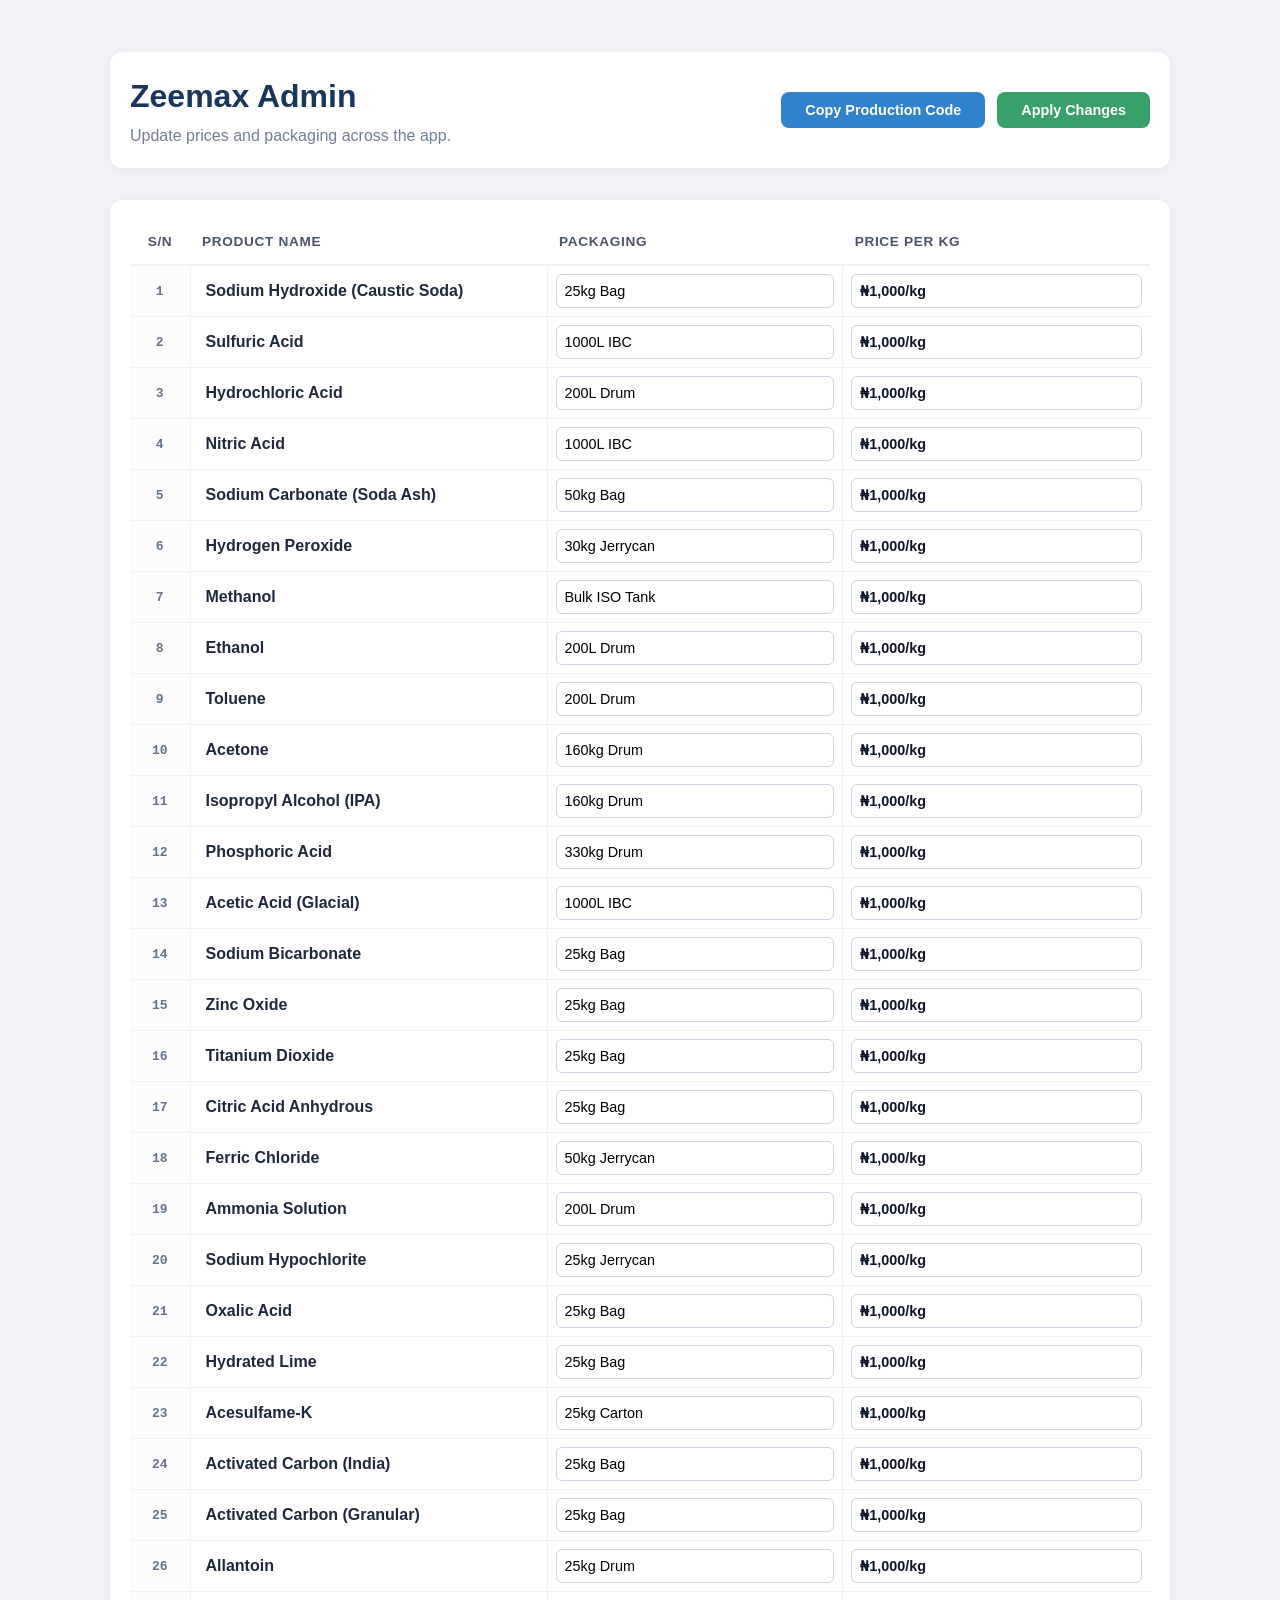
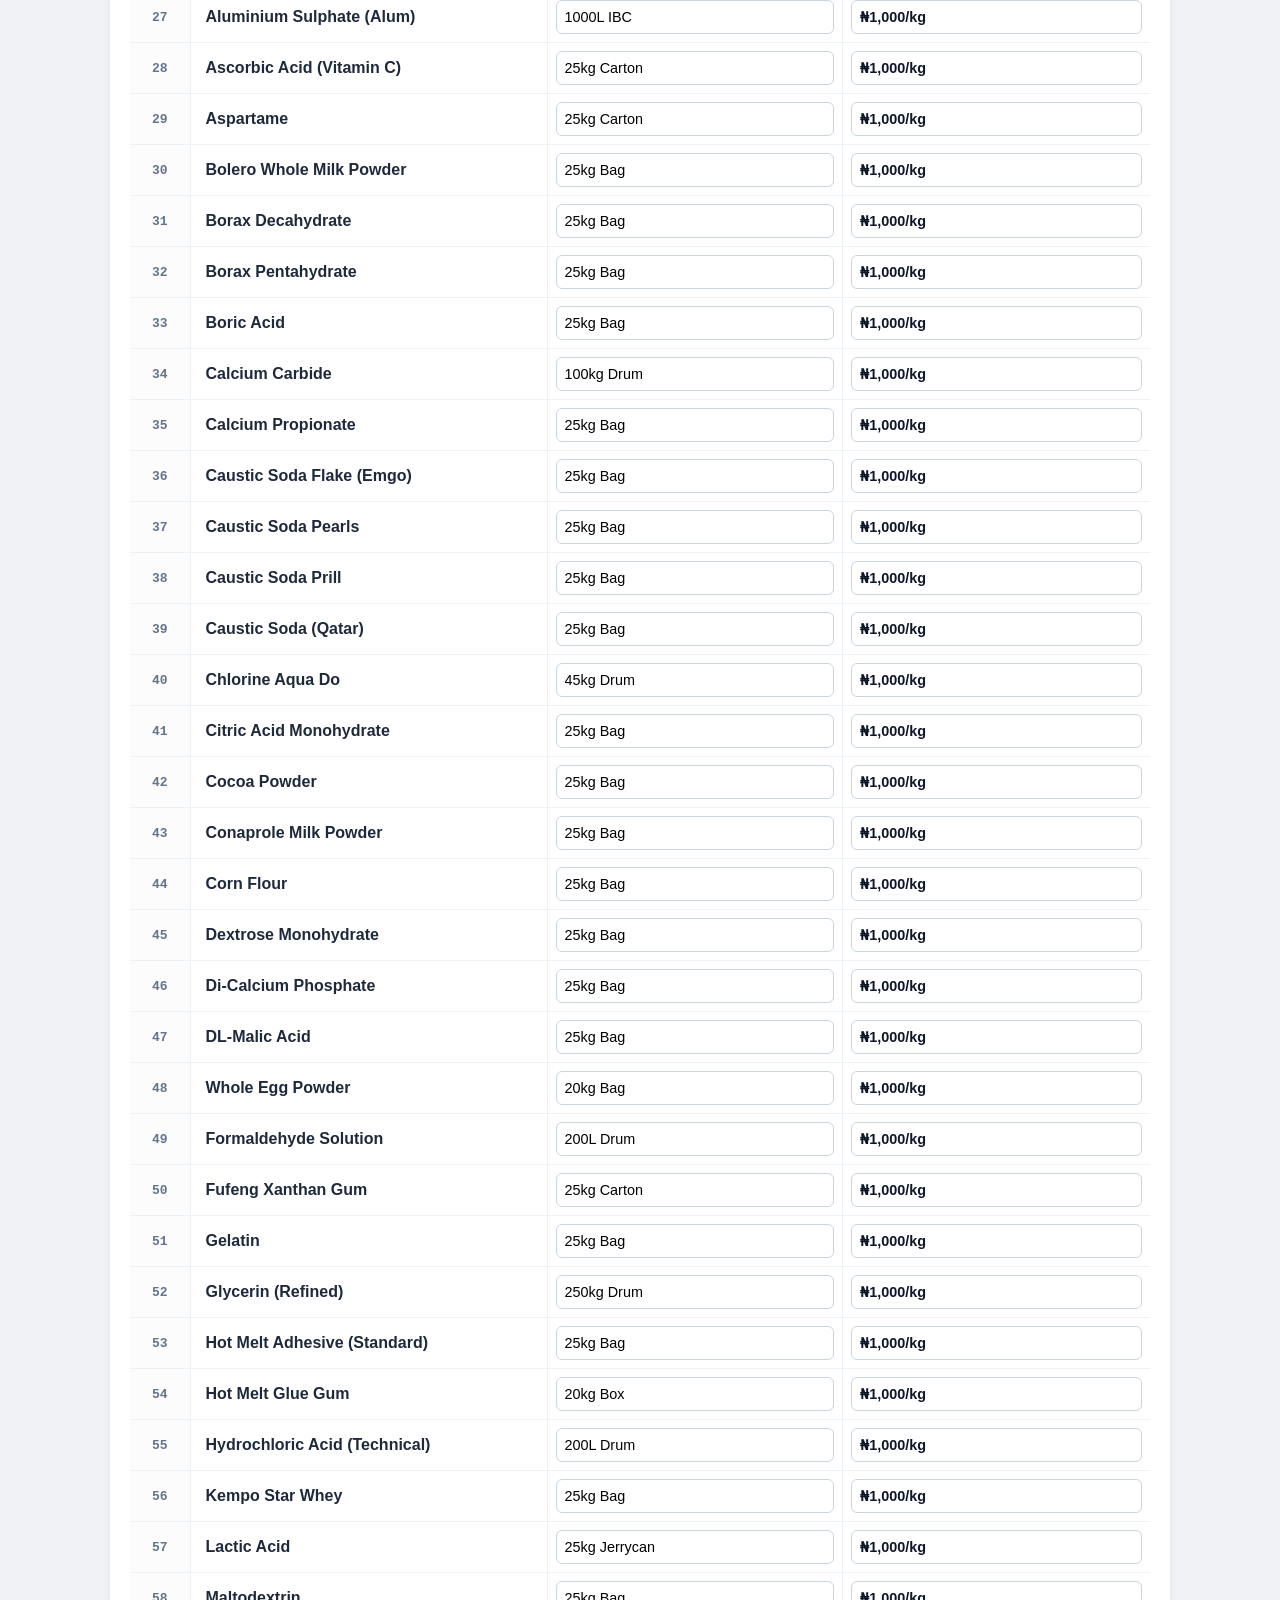
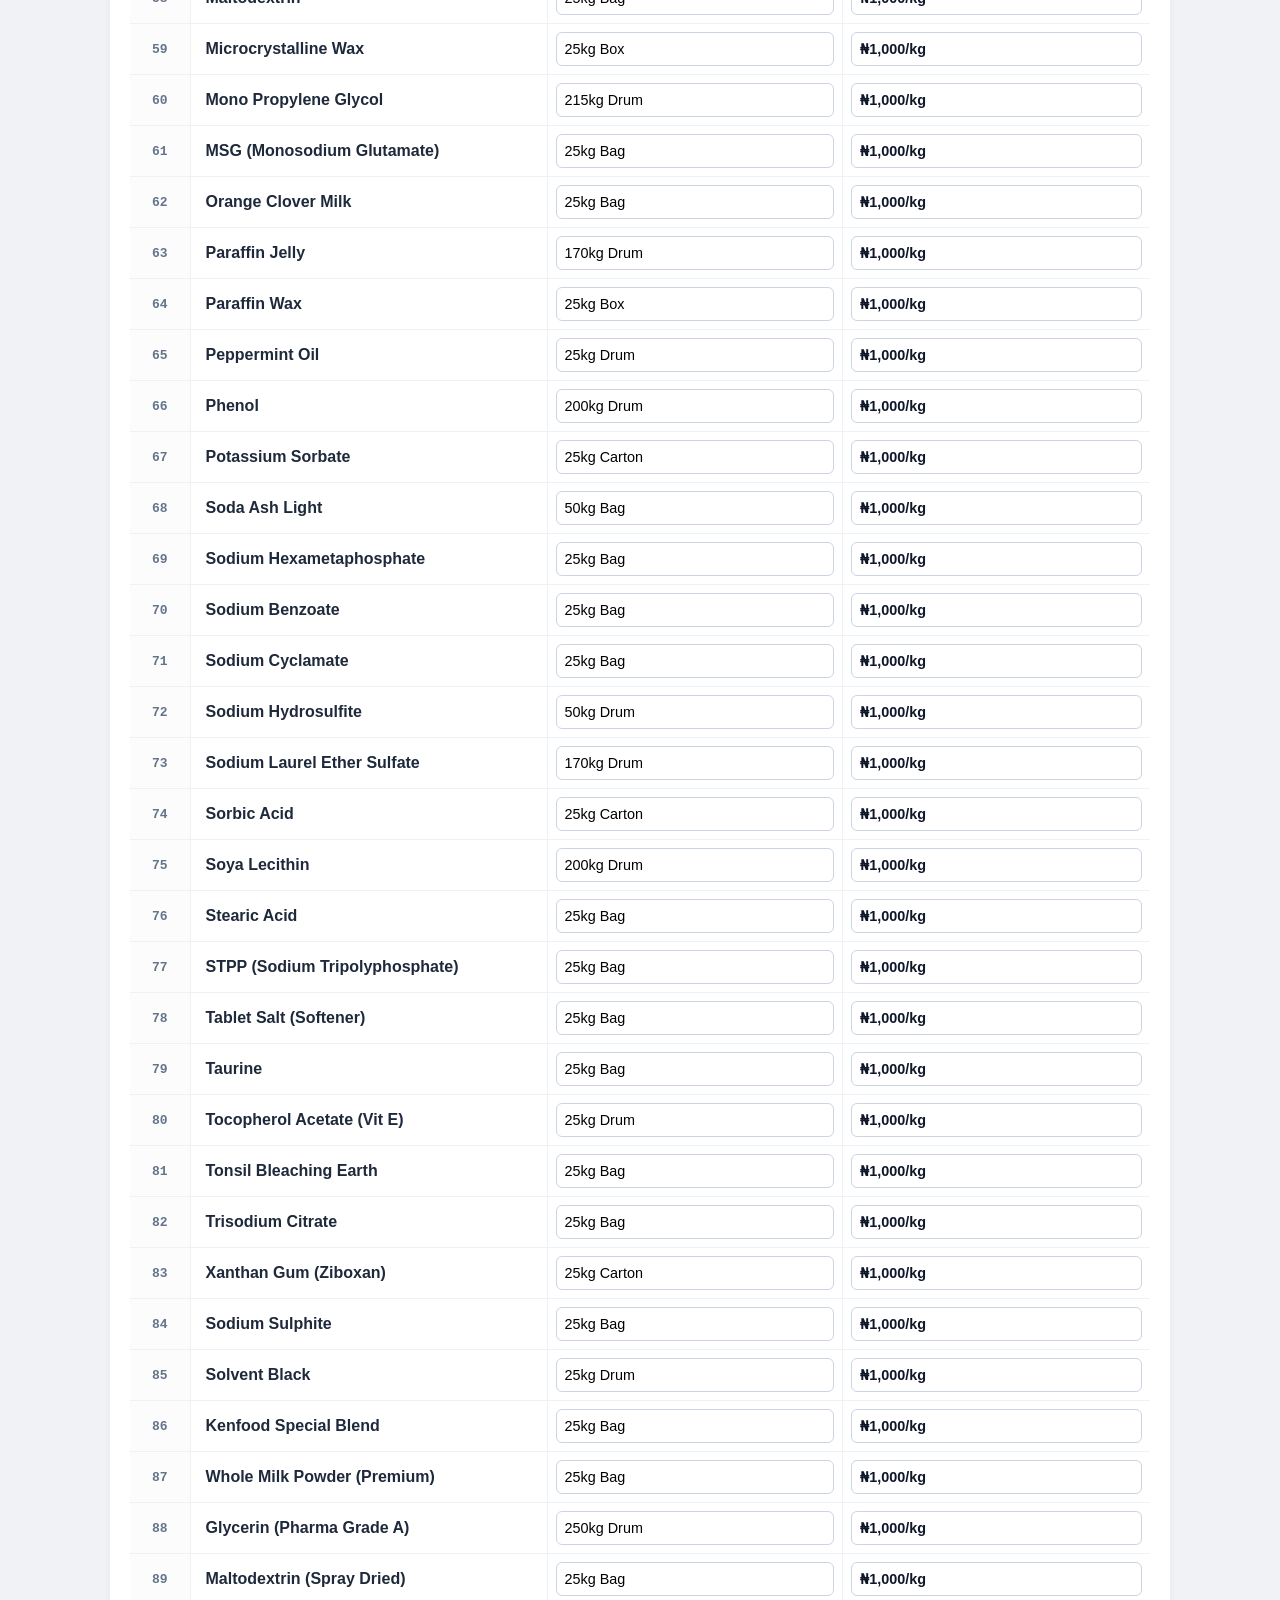
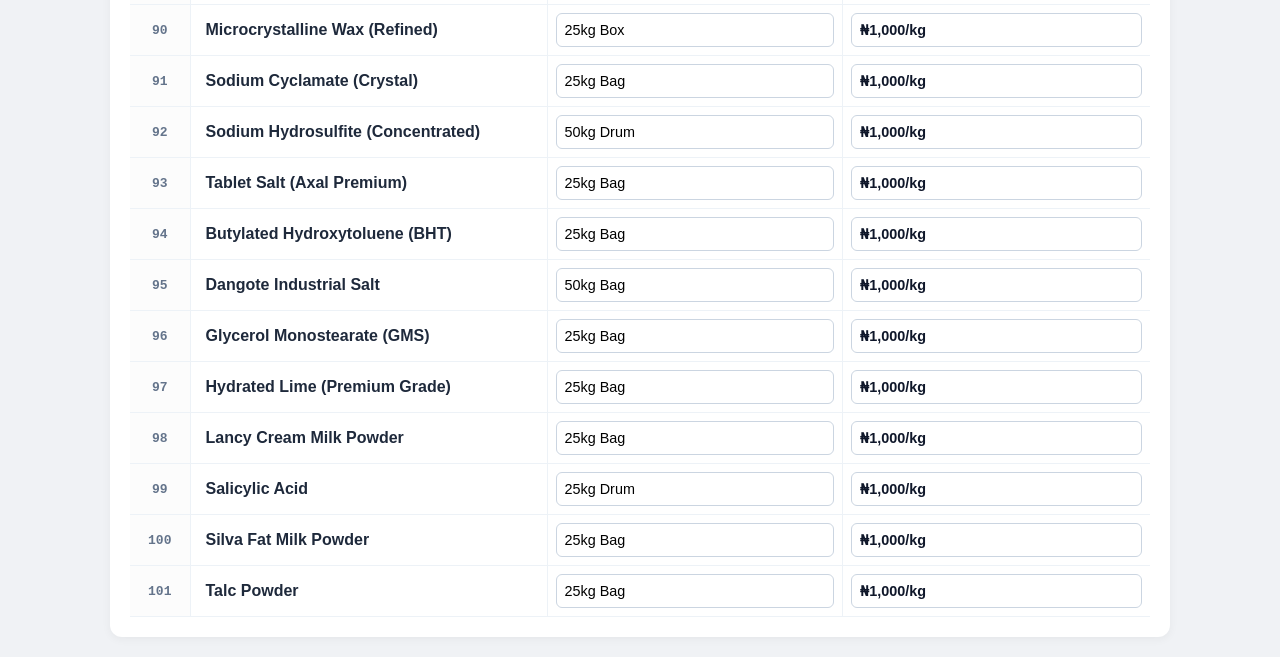
<file: src/admin.html>
<!DOCTYPE html>
<html lang="en">
<head>
    <meta charset="UTF-8">
    <meta name="viewport" content="width=device-width, initial-scale=1.0">
    <title>Zeemax Admin - Price Manager</title>
    <link rel="stylesheet" href="styles.css">
    <style>
        body { padding-top: 2rem !important; background: #f0f2f5; }
        .admin-wrap { max-width: 1100px; margin: 0 auto; padding: 20px; }
        .admin-header { display: flex; justify-content: space-between; align-items: center; margin-bottom: 2rem; background: white; padding: 20px; border-radius: 12px; box-shadow: 0 2px 10px rgba(0,0,0,0.05); }
        .admin-table-container { background: white; padding: 20px; border-radius: 12px; box-shadow: 0 2px 10px rgba(0,0,0,0.05); overflow-x: auto; }
        table { width: 100%; border-collapse: collapse; }
        th { text-align: left; padding: 12px; border-bottom: 2px solid #edf2f7; color: #4a5568; font-size: 0.85rem; text-transform: uppercase; letter-spacing: 0.05em; }
        td { padding: 12px; border-bottom: 1px solid #edf2f7; vertical-align: middle; }
        .input-edit { width: 100%; padding: 8px 12px; border: 1px solid #e2e8f0; border-radius: 6px; font-size: 0.9rem; transition: border-color 0.2s; }
        .input-edit:focus { border-color: #3182ce; outline: none; box-shadow: 0 0 0 3px rgba(66, 153, 225, 0.15); }
        .admin-btns { display: flex; gap: 12px; }
        .btn { padding: 10px 24px; border-radius: 8px; font-weight: 700; cursor: pointer; transition: all 0.2s; border: none; font-size: 0.9rem; }
        .btn-save { background: #38a169; color: white; }
        .btn-save:hover { background: #2f855a; transform: translateY(-1px); }
        .btn-export { background: #3182ce; color: white; }
        .btn-export:hover { background: #2b6cb0; transform: translateY(-1px); }
    </style>
</head>
<body>
    <div class="admin-wrap">
        <header class="admin-header">
            <div>
                <h1 style="color: #1a365d; margin: 0;">Zeemax Admin</h1>
                <p style="color: #718096; margin: 4px 0 0;">Update prices and packaging across the app.</p>
            </div>
            <div class="admin-btns">
                <button id="export-btn" class="btn btn-export">Copy Production Code</button>
                <button id="save-btn" class="btn btn-save">Apply Changes</button>
            </div>
        </header>

        <div class="admin-table-container">
            <table>
                <thead>
                    <tr>
                        <th style="width: 60px; text-align: center;">S/N</th>
                        <th style="width: 35%;">Product Name</th>
                        <th>Packaging</th>
                        <th>Price per KG</th>
                    </tr>
                </thead>
                <tbody id="admin-list"></tbody>
            </table>
        </div>
    </div>
    <script type="module" src="admin.js"></script>
</body>
</html>
</file>
<file: src/styles.css>
html {
     scroll-behavior: smooth;
 }

 :root {
     --primary-blue: #163352;
     --accent-cyan: #00d4ff;
     --text-light: #f8f9fa;
     --text-dark: #333333;
     --overlay-color: rgba(22, 51, 82, 0.85);
     --navbar-dark: #33608b;
     --ticker-bg: #163352;
     --font-mono: 'SFMono-Regular', Consolas, 'Liberation Mono', Menlo, Courier, monospace;
     /* New variable for monospace font */
     --ticker-height: 2.22rem;
     /* Desktop: 12px top + 0.72rem content + 12px bottom = 35.52px = 2.22rem */
     --navbar-initial-height: 4.8rem;
     /* Default initial height of the navbar for desktop */
     --navbar-mobile-height: 4rem;
     /* Adjusted for 2rem hamburger icon + padding */
     --transition-speed: 0.3s;
     --primary-color: #0f4c81;
     --primary: #0f4c81;
     /* Trustworthy industrial blue */
     --accent-color: #00b4d8;
     --text-main: #1e293b;
     --text-muted: #64748b;
     --bg-light: #f8fafc;
     --card-bg: #ffffff;
     --border-radius: 12px;
     --transition: all 0.3s ease;
     --border: #e2e8f0;
     --amber: #f5a623;
     --red: #ff4444;
     --acid: #00f5ff;
     --focus-ring: rgba(15, 76, 129, 0.2);
 }

 /* Base Reset */
 * {
     margin: 0;
     padding: 0;
     box-sizing: border-box;
     font-family: 'Segoe UI', Roboto, Helvetica, Arial, sans-serif;
 }

 body {
     background-color: var(--text-light);
     color: var(--text-dark);
     /* Adjusted to match the -1px overlap of the navbar to prevent white gaps */
     padding-top: calc(var(--ticker-height) + var(--navbar-initial-height) - 1px);
     overflow-x: hidden;
     line-height: 1.5;
     -webkit-font-smoothing: antialiased;
 }

 /* =========================================
           Ticker Styles
    ========================================= */
 .ticker {
     position: fixed;
     top: 0;
     left: 0;
     width: 100%;
     background: var(--ticker-bg);
     /* The background color of the ticker */
     /* Removed border-bottom to eliminate the line between ticker and navbar */
     padding: 12px 0;
     /* Desktop: 12px top and bottom */
     overflow: hidden;
     backdrop-filter: blur(14px);
     z-index: 1001;
     /* Ensure ticker is above the navbar */
 }

 .ticker-track {
     display: flex;
     gap: 0;
     /* Gap is handled by ticker-item padding */
     white-space: nowrap;
     animation: tickerScroll 25s linear infinite;
 }

 .ticker-item {
     display: flex;
     align-items: center;
     gap: 24px;
     padding: 0 32px;
     flex-shrink: 0;
     /* Prevent items from shrinking */
     font-family: var(--font-mono);
     font-size: 0.72rem;
     letter-spacing: 0.1em;
     text-transform: uppercase;
     color: var(--accent-cyan);
     /* Using the existing accent color */
     line-height: 1;
     /* Ensure consistent content height */
     font-weight: 700;
     transition: font-size var(--transition-speed);
 }

 .ticker-item::after {
     content: '◆';
     /* Adds a diamond separator */
     font-size: 0.5rem;
 }

 /* Keyframes for the continuous scrolling animation */
 @keyframes tickerScroll {
     0% {
         transform: translateX(0%);
     }

     100% {
         transform: translateX(-50%);
         /* Scrolls half the track width for a seamless loop */
     }
 }

 /* =========================================
           Navigation Bar
    ========================================= */
 .navbar {
     position: fixed;
     top: calc(var(--ticker-height) - 1px);
     /* Slight overlap to eliminate sub-pixel rendering gaps */
     left: 0;
     width: 100%;
     display: flex;
     justify-content: space-between;
     align-items: center;
     height: var(--navbar-initial-height);
     padding: 0 5%;
     z-index: 1000;
     /* Navbar is below the ticker */
     transition: background-color var(--transition-speed), padding var(--transition-speed), box-shadow var(--transition-speed);
     background-color: var(--navbar-dark);
     /* border-bottom: 1px solid rgba(0, 212, 255, 0.2); */
     box-shadow: 0 4px 20px rgba(0, 212, 255, 0.15);
     /* Cyan glow shorthand */
 }

 .navbar.scrolled {
     background-color: var(--navbar-dark);
     height: var(--navbar-mobile-height);
     box-shadow: 0 8px 25px rgba(0, 212, 255, 0.3);
     /* Enhanced glow on scroll */
 }

 .nav-brand {
     display: flex;
     align-items: center;
     text-decoration: none;
     color: var(--text-light);
     font-size: clamp(1.4rem, 4vw, 1.8rem);
     font-weight: 800;
     gap: 0.5rem;
     /* Adjust this value for desired spacing */
     letter-spacing: 1px;
 }

 .nav-brand span {
     color: var(--accent-cyan);
 }

 .nav-links {
     display: flex;
     list-style: none;
     gap: 2rem;
 }

 .nav-links li a {
     text-decoration: none;
     color: rgba(255, 255, 255, 0.85);
     font-weight: 500;
     font-size: 1rem;
     transition: color var(--transition-speed);
     position: relative;
 }

 .nav-links li a::after {
     content: '';
     position: absolute;
     width: 0;
     height: 2px;
     bottom: -5px;
     left: 0;
     background-color: var(--accent-cyan);
     transition: width var(--transition-speed);
 }

 .nav-links li a:hover {
     color: var(--text-light);
 }

 .nav-links li a:hover::after {
     width: 100%;
 }

 .btn-quote {
     background-color: transparent;
     color: var(--accent-cyan);
     border: 2px solid var(--accent-cyan);
     padding: 0.6rem 1.5rem;
     border-radius: 4px;
     font-weight: 600;
     cursor: pointer;
     transition: all var(--transition-speed);
 }

 .nav-quote-mobile {
     display: none;
 }

 .btn-quote:hover {
     background-color: var(--accent-cyan);
     color: var(--primary-blue);
 }

 /* Mobile Menu Toggle */
 .hamburger {
     display: none;
     cursor: pointer;
     color: var(--text-light);
     font-size: 2rem;
 }


 /* =========================================
           Hero Section
    ========================================= */

 .hero {
     position: relative;
     min-height: 70vh;
     min-height: 450px;
     display: flex;
     align-items: center;
     justify-content: flex-start;
     padding: 0.5rem 5% 2rem;
     min-height: calc(75dvh - var(--ticker-height) - var(--navbar-initial-height));
     background: linear-gradient(135deg, var(--primary-blue) 0%, #1e3c72 100%);
     /* If you have a real image, replace the background above with:
               background: url('your-industrial-image.jpg') center/cover no-repeat; */
     overflow: hidden;
 }

 .hero-layout {
     position: relative;
     z-index: 2;
     width: min(1400px, 100%);
     margin: 0 auto;
     display: grid;
     grid-template-columns: minmax(0, 1.2fr) minmax(320px, 440px);
     gap: 32px;
     align-items: start;
 }

 /* Optional abstract background pattern using pseudo-element */
 .hero::before {
     content: '';
     position: absolute;
     inset: 0;
     /* Shorthand for top: 0, left: 0, width: 100%, height: 100% */
     background-image:
         radial-gradient(circle at 15% 50%, rgba(0, 212, 255, 0.08) 0%, transparent 50%),
         radial-gradient(circle at 85% 30%, rgba(255, 255, 255, 0.03) 0%, transparent 40%);
     pointer-events: none;
     z-index: 1;
 }

 .hero-content {
     max-width: 800px;
     color: var(--text-light);
 }

 .hero-subtitle {
     text-transform: uppercase;
     letter-spacing: 3px;
     font-size: 0.8rem;
     font-weight: 600;
     color: var(--accent-cyan);
     padding-top: 0.35rem;
     margin-bottom: 1rem;
     display: block;
 }

 .hero-title {
     font-size: clamp(2.5rem, 8vw, 4.5rem);
     line-height: 1.1;
     font-weight: 800;
     margin-bottom: 1.5rem;
 }

 .hero-description {
     font-size: clamp(1rem, 2.5vw, 1.2rem);
     line-height: 1.6;
     color: rgba(255, 255, 255, 0.8);
     margin-bottom: 2.5rem;
     max-width: 650px;
 }

 .hero-buttons {
     display: flex;
     gap: 1rem;
 }

 .quote-card {
     background: rgba(255, 255, 255, 0.98);
     border: 1px solid rgba(255, 255, 255, 0.22);
     border-radius: 16px;
     box-shadow: 0 22px 48px rgba(5, 18, 34, 0.24);
     padding: 1.1rem;
     color: var(--text-main);
     backdrop-filter: blur(10px);
     max-width: 390px;
     justify-self: end;
     margin-top: 1rem;
 }

 .quote-card-meta {
     display: flex;
     align-items: center;
     gap: 0.55rem;
     margin-bottom: 0.8rem;
 }

 .quote-meta-pill {
     display: inline-flex;
     align-items: center;
     justify-content: center;
     min-width: 48px;
     min-height: 28px;
     padding: 0 0.7rem;
     border-radius: 999px;
     background: var(--accent-cyan);
     color: var(--primary-blue);
     font-size: 0.75rem;
     font-weight: 800;
     letter-spacing: 0.08em;
 }

 .quote-meta-text {
     color: var(--text-muted);
     font-size: 0.82rem;
     font-weight: 600;
 }

 .quote-card-header {
     margin-bottom: 0.85rem;
 }

 .quote-card-title {
     font-size: clamp(1.35rem, 2.2vw, 1.7rem);
     line-height: 1.1;
     margin-bottom: 0.4rem;
     color: #0f2741;
 }

 .quote-form {
     display: grid;
     gap: 0.72rem;
 }

 .quote-form-grid {
     display: grid;
     grid-template-columns: repeat(2, minmax(0, 1fr));
     gap: 0.72rem;
 }

 .quote-field {
     display: grid;
     gap: 0.32rem;
 }

 .quote-field span {
     font-size: 0.74rem;
     font-weight: 700;
     color: #163352;
     letter-spacing: 0.03em;
 }

 .quote-field input,
 .quote-field textarea {
     width: 100%;
     border: 1px solid var(--border);
     border-radius: 9px;
     padding: 0.72rem 0.82rem;
     font-size: 0.9rem;
     color: var(--text-main);
     background: #ffffff;
     outline: none;
     transition: border-color 0.2s ease, box-shadow 0.2s ease, transform 0.2s ease;
 }

 .quote-field textarea {
     resize: vertical;
     min-height: 88px;
 }

 .quote-field input::placeholder,
 .quote-field textarea::placeholder {
     color: #94a3b8;
 }

 .quote-field input:focus,
 .quote-field textarea:focus {
     border-color: var(--primary);
     box-shadow: 0 0 0 3px rgba(15, 76, 129, 0.1);
 }

 .quote-submit {
     border: none;
     border-radius: 999px;
     padding: 0.82rem 1.1rem;
     font-size: 0.9rem;
     font-weight: 700;
     color: var(--primary-blue);
     background: linear-gradient(135deg, var(--accent-cyan) 0%, #7ceeff 100%);
     cursor: pointer;
     transition: transform 0.2s ease, box-shadow 0.2s ease;
 }

 .quote-submit:hover {
     transform: translateY(-1px);
     box-shadow: 0 12px 24px rgba(0, 212, 255, 0.28);
 }

 .contact-dock {
     position: fixed;
     right: 16px;
     top: 50%;
     transform: translateY(-50%);
     z-index: 1100;
     display: grid;
     gap: 6px;
 }

 .contact-dock-link {
     display: flex;
     align-items: center;
     justify-content: center;
     width: 42px;
     min-height: 42px;
     border-radius: 12px;
     background: rgba(16, 34, 56, 0.92);
     color: #ffffff;
     text-decoration: none;
     box-shadow: 0 10px 18px rgba(5, 18, 34, 0.18);
     transition: transform 0.2s ease, background 0.2s ease;
 }

 .contact-dock-link svg {
     width: 80%;
     height: 80%;
     max-width: 24px;
     max-height: 24px;
     stroke: currentColor;
     stroke-width: 1.9;
     fill: none;
     stroke-linecap: round;
     stroke-linejoin: round;
 }

 .contact-dock-whatsapp svg {
     width: 88%;
     height: 88%;
     max-width: 26px;
     max-height: 26px;
 }

 .contact-dock-rfq-text {
     font-size: 0.72rem;
     font-weight: 800;
     letter-spacing: 0.06em;
     background: linear-gradient(135deg, var(--accent-cyan) 0%, #7ceeff 100%);
     color: var(--primary-blue); /* This is the RFQ button, not WhatsApp */
 }

 .contact-dock-link:hover {
     transform: translateX(-3px);
     background: #0f4c81;
 }

 .contact-dock-rfq {
     background: linear-gradient(135deg, var(--accent-cyan) 0%, #7ceeff 100%);
     color: var(--primary-blue);
 }

 .contact-dock-whatsapp {
     background: linear-gradient(135deg, #25D366 0%, #128C7E 100%);
     color: #ffffff;
 }

 .contact-dock-top {
     background: #5f7388;
 }

 .app-modal {
     position: fixed;
     inset: 0;
     z-index: 1500;
     display: grid;
     place-items: center;
     padding: 1.25rem;
     opacity: 0;
     visibility: hidden;
     pointer-events: none;
     transition: opacity 0.25s ease, visibility 0.25s ease;
 }

 .app-modal.is-open {
     opacity: 1;
     visibility: visible;
     pointer-events: auto;
 }

 .app-modal-backdrop {
     position: absolute;
     inset: 0;
     background:
         radial-gradient(circle at top, rgba(0, 212, 255, 0.18), transparent 35%),
         rgba(5, 18, 34, 0.7);
     backdrop-filter: blur(10px);
 }

 .app-modal-panel {
     position: relative;
     width: min(100%, 460px);
     padding: 1.5rem;
     border: 1px solid rgba(124, 238, 255, 0.18);
     border-radius: 22px;
     background:
         linear-gradient(180deg, rgba(255, 255, 255, 0.97), rgba(240, 248, 255, 0.96)),
         #ffffff;
     box-shadow:
         0 30px 80px rgba(5, 18, 34, 0.28),
         0 0 0 1px rgba(0, 212, 255, 0.08);
     transform: translateY(18px) scale(0.98);
     transition: transform 0.25s ease;
 }

 .app-modal.is-open .app-modal-panel {
     transform: translateY(0) scale(1);
 }

 .app-modal-close {
     position: absolute;
     top: 0.85rem;
     right: 0.85rem;
     width: 40px;
     height: 40px;
     border: 0;
     border-radius: 999px;
     background: rgba(15, 39, 65, 0.08);
     color: #0f2741;
     font-size: 1.4rem;
     cursor: pointer;
     transition: background 0.2s ease, transform 0.2s ease;
 }

 .app-modal-close:hover {
     background: rgba(15, 39, 65, 0.14);
     transform: rotate(90deg);
 }

 .app-modal-badge {
     display: inline-flex;
     align-items: center;
     justify-content: center;
     min-height: 34px;
     padding: 0 0.9rem;
     margin-bottom: 1rem;
     border-radius: 999px;
     background: linear-gradient(135deg, var(--accent-cyan) 0%, #7ceeff 100%);
     color: var(--primary-blue);
     font-size: 0.78rem;
     font-weight: 800;
     letter-spacing: 0.08em;
     text-transform: uppercase;
 }

 .app-modal-title {
     margin-bottom: 0.55rem;
     color: #0f2741;
     font-size: clamp(1.45rem, 3vw, 1.9rem);
     line-height: 1.05;
 }

 .app-modal-message {
     margin-bottom: 1.2rem;
     color: var(--text-muted);
     font-size: 0.98rem;
     line-height: 1.65;
 }

 .app-modal-actions {
     display: flex;
     gap: 0.75rem;
     justify-content: flex-end;
 }

 .app-modal-button {
     min-width: 120px;
     border-radius: 999px;
     padding: 0.82rem 1.1rem;
     font-size: 0.9rem;
     font-weight: 700;
     cursor: pointer;
     transition: transform 0.2s ease, box-shadow 0.2s ease, background 0.2s ease;
 }

 .app-modal-button:hover {
     transform: translateY(-1px);
 }

 .app-modal-button-secondary {
     border: 1px solid rgba(15, 76, 129, 0.15);
     background: #ffffff;
     color: #0f2741;
 }

 .app-modal-button-primary {
     border: none;
     background: linear-gradient(135deg, var(--accent-cyan) 0%, #7ceeff 100%);
     color: var(--primary-blue);
     box-shadow: 0 12px 24px rgba(0, 212, 255, 0.18);
 }

 .btn-primary {
     background-color: var(--accent-cyan);
     color: var(--primary-blue);
     border: none;
     padding: 0.75rem 1.8rem;
     font-size: 0.9rem;
     font-weight: 700;
     border-radius: 4px;
     cursor: pointer;
     transition: transform 0.2s, box-shadow 0.2s;
     text-decoration: none;
     display: inline-flex;
     align-items: center;
     justify-content: center;
 }

 .btn-primary:hover {
     transform: translateY(-2px);
     box-shadow: 0 6px 15px rgba(0, 212, 255, 0.3);
 }

 .btn-secondary {
     background-color: transparent;
     color: var(--text-light);
     border: 2px solid rgba(255, 255, 255, 0.3);
     padding: 0.75rem 1.8rem;
     font-size: 0.9rem;
     font-weight: 600;
     border-radius: 4px;
     cursor: pointer;
     transition: all var(--transition-speed);
 }

 .btn-secondary:hover {
     border-color: var(--text-light);
     background-color: rgba(255, 255, 255, 0.1);
 }

 /* =========================================
           Search Bar
    ========================================= */

 /* Search bar for desktop */

 .search-bar {
     display: none;
 }

 .search-container {
     max-width: 700px;
     margin: 1rem 0px;
     position: relative;
 }

 .product-search-form {
     display: flex;
     align-items: center;
     background: #ffffff;
     border: 1px solid var(--border);
     border-radius: 8px;
     box-shadow: 0 2px 10px rgba(0, 0, 0, 0.02);
     transition: all 0.3s ease;
 }

 .product-search-form:focus-within {
     border-color: var(--primary);
     box-shadow: 0 0 0 3px var(--focus-ring);
 }

 .product-search-form.is-open {
     border-bottom-left-radius: 0;
     border-bottom-right-radius: 0;
 }

 /* Text Input */
 .search-input {
     flex-grow: 1;
     border: none;
     padding: 0.55rem 1rem;
     font-size: 1rem;
     color: var(--text-main);
     outline: none;
     background: transparent;
 }

 .search-input::placeholder {
     color: #94a3b8;
 }

 /* Submit Button */
 .search-button {
     background: var(--primary);
     color: #ffffff;
     border: none;
     border-radius: 0 8px 8px 0;
     padding: 0.55rem 1.25rem;
     height: 100%;
     display: flex;
     align-items: center;
     justify-content: center;
     cursor: pointer;
     transition: background 0.2s ease;
     align-self: stretch;
     /* Makes button fill the height of the container */
 }

 .search-btn-svg {
     width: 1.5rem;
     height: 1.5rem;
     font-size: .5rem;
 }

 .search-button:hover {
     background: #0b3b66;
 }


 /* =========================================
           Search Suggestions
    ========================================= */
 .suggestions-box {
     position: absolute;
     top: 100%;
     left: 0;
     width: 100%;
     color: var(--primary);
     background-color: var(--card-bg);
     border: 1px solid var(--border);
     border-top: none;
     border-radius: 0 0 8px 8px;
     box-shadow: 0 10px 25px rgba(0, 0, 0, 0.1);
     z-index: 1000;
     max-height: 300px;
     overflow-y: auto;
     overflow-x: hidden;
     display: none;
 }

 .suggestion-item {
     padding: 0.8rem 1.2rem;
     border-bottom: 1px solid var(--border);
     transition: background-color 0.2s ease;
     display: flex;
     align-items: center;
     justify-content: space-between;
     gap: 1rem;
     cursor: pointer;
     /* Changes cursor to palm/hand icon */
     white-space: nowrap;
     overflow: hidden;
 }

 .suggestion-item:hover {
     background-color: var(--bg-light);
 }

 .suggestion-item.is-active {
     background-color: var(--bg-light);
 }

 .suggestion-item:first-child {
     border-top-left-radius: 0;
     border-top-right-radius: 0;
 }

 .suggestion-item:last-child {
     border-bottom: none;
     border-bottom-left-radius: 8px;
     border-bottom-right-radius: 8px;
 }

 /* =========================================
           Products Section
    ========================================= */
 .container {
     max-width: 1400px;
     margin: 0 auto;
     padding: 40px 20px;
 }

 .products-layout {
     display: grid;
     grid-template-columns: minmax(260px, 300px) minmax(0, 1fr);
     gap: 24px;
     align-items: start;
 }

 .section-title {
     font-size: 2rem;
     color: var(--primary-color);
 }

 .section-heading {
     display: flex;
     align-items: end;
     justify-content: space-between;
     gap: 1rem;
     flex-wrap: wrap;
     margin-bottom: 1rem;
 }

 .section-subtitle {
     max-width: 760px;
     color: var(--text-muted);
     font-size: 1rem;
     margin-top: 0.5rem;
 }

 [data-page="home"] .section-subtitle,
 [data-page="home"] .results-count,
 [data-page="home"] .catalog-view-all {
     display: none;
 }

 [data-page="home"] .section-heading {
     flex-direction: column;
     align-items: center;
     text-align: center;
 }

 [data-page="home"] .catalog-top-actions {
     justify-content: center;
     width: 100%;
     margin-top: 1rem;
 }

 .catalog-top-actions {
     display: flex;
     align-items: center;
     gap: 0.85rem;
     flex-wrap: wrap;
 }

 .results-count {
     display: inline-flex;
     align-items: center;
     min-height: 42px;
     padding: 0 1rem;
     border-radius: 999px;
     background: rgba(15, 76, 129, 0.08);
     color: var(--primary);
     font-weight: 700;
     white-space: nowrap;
 }

.catalog-link {
    display: none;
}

.catalog-view-all {
    display: inline-flex;
     align-items: center;
     justify-content: center;
     text-decoration: none;
     color: var(--primary);
     font-weight: 700;
 }

 .catalog-view-all {
     min-height: 42px;
     padding: 0 1rem;
     border-radius: 999px;
     border: 1px solid rgba(15, 76, 129, 0.14);
     background: #ffffff;
 }

 .product-grid {
     display: grid;
     grid-template-columns: repeat(auto-fill, minmax(280px, 1fr));
     gap: 12px;
 }

 .category-sidebar {
     width: 100%;
     max-width: 300px;
     background: #ffffff;
     border: 1px solid var(--border);
     border-radius: 8px;
     overflow: hidden;
     box-shadow: 0 2px 10px rgba(0, 0, 0, 0.02);
     position: sticky;
     top: calc(var(--ticker-height) + var(--navbar-mobile-height) + 1.5rem);
 }

 .category-title {
     background: var(--primary);
     color: #ffffff;
     padding: 16px 20px;
     display: flex;
     align-items: center;
     gap: 12px;
     font-size: 1.1rem;
 }

 .main-category-list {
     list-style: none;
     margin: 0;
     padding: 0;
 }

 .category-item {
     border-bottom: 1px solid var(--border);
 }

 .category-item:last-child {
     border-bottom: none;
 }

 .category-header {
     padding: 14px 20px;
     display: flex;
     justify-content: space-between;
     align-items: center;
     cursor: pointer;
     background: #ffffff;
     transition: background 0.2s ease;
     font-weight: 600;
     color: var(--text-main);
 }

 .category-header:hover {
     background: var(--hover-bg);
 }

 .toggle-icon {
     font-size: 1.2rem;
     color: var(--text-muted);
     transition: transform 0.3s ease;
 }

 .sub-category-list {
     max-height: 0;
     overflow: hidden;
     background: var(--bg-light);
     transition: max-height 0.3s ease-out;
 }

 .sub-link {
     display: block;
     padding: 10px 20px 10px 40px;
     color: var(--text-muted);
     text-decoration: none;
     font-size: 0.95rem;
     border-bottom: 1px solid #eef2f6;
     transition: all 0.2s ease;
 }

 .sub-link:last-child {
     border-bottom: none;
 }

 .sub-link:hover {
     color: var(--primary);
     background: #e2e8f0;
     padding-left: 45px;
 }

 .category-item.active .sub-category-list {
     max-height: 400px;
     transition: max-height 0.4s ease-in;
 }

 .category-item.active .category-header {
     color: var(--primary);
 }

 .category-item.active .toggle-icon {
     transform: rotate(45deg);
     color: var(--primary);
 }

 .catalog-quote-cta {
     padding: 18px 20px 20px;
     background: linear-gradient(180deg, #f8fbff 0%, #eef6fd 100%);
     border-top: 1px solid var(--border);
     display: grid;
     gap: 12px;
 }

 .catalog-quote-text {
     margin: 0;
     color: var(--text-main);
     font-size: 0.98rem;
     font-weight: 700;
 }

 .catalog-quote-button {
     display: inline-flex;
     align-items: center;
     justify-content: center;
     width: 100%;
     min-height: 44px;
     padding: 0.75rem 1rem;
     border-radius: 10px;
     background: var(--primary);
     color: #ffffff;
     text-decoration: none;
     font-weight: 700;
     transition: transform 0.2s ease, box-shadow 0.2s ease, background 0.2s ease;
 }

 .catalog-quote-button:hover {
     background: #0b3b66;
     transform: translateY(-1px);
     box-shadow: 0 12px 22px rgba(15, 76, 129, 0.18);
 }

 .product-card {
     background-color: var(--card-bg);
     border-radius: var(--border-radius);
     overflow: hidden;
     box-shadow: 0 4px 15px rgba(0, 0, 0, 0.05);
     transition: var(--transition);
     display: flex;
     flex-direction: column;
     border: 1px solid var(--border);
     min-height: 380px;
     scroll-margin-top: calc(var(--ticker-height) + var(--navbar-mobile-height) + 2rem);
 }

 .product-card:hover {
     transform: translateY(-8px);
     box-shadow: 0 12px 24px rgba(15, 76, 129, 0.15);
 }

 .card-image-wrapper {
     height: 250px;
     background: linear-gradient(135deg, #edf5ff 0%, #d8e9fb 100%);
     display: flex;
     align-items: center;
     justify-content: center;
     position: relative;
     overflow: hidden;
     border-bottom: 1px solid var(--border);
 }

 .card-image-wrapper::before {
     content: '🧪';
     font-size: 4rem;
     opacity: 0.5;
 }

 .card-content {
     padding: 1.5rem;
     flex-grow: 1;
     display: flex;
     flex-direction: column;
     gap: 0.5rem;
 }

 .card-image-wrapper::after {
     content: '';
     position: absolute;
     inset: 18px;
     border: 1px dashed rgba(15, 76, 129, 0.18);
     border-radius: 16px;
     opacity: 1;
 }

 .hazard-badges {
     display: flex;
     gap: 0.5rem;
     flex-wrap: wrap;
 }

 .hazard-badge {
     padding: 0.25rem 0.6rem;
     border-radius: 999px;
     font-size: 0.68rem;
     font-weight: 700;
     text-transform: uppercase;
     letter-spacing: 0.06em;
 }

 .hazard-flammable {
     background: rgba(245, 166, 35, 0.1);
     color: var(--amber);
     border: 1px solid rgba(245, 166, 35, 0.2);
 }

 .hazard-corrosive {
     background: rgba(255, 68, 68, 0.08);
     color: var(--red);
     border: 1px solid rgba(255, 68, 68, 0.15);
 }

 .hazard-toxic {
     background: rgba(186, 0, 255, 0.08);
     color: #a855f7;
     border: 1px solid rgba(186, 0, 255, 0.15);
 }

 .hazard-non {
     background: rgba(0, 245, 255, 0.06);
     color: var(--acid);
     border: 1px solid rgba(0, 245, 255, 0.15);
 }

 .hazard-oxidizing {
     background: rgba(37, 99, 235, 0.12);
     color: #2563eb;
     border: 1px solid rgba(37, 99, 235, 0.2);
 }

 /* Product Description */
 .product-description {
     font-size: 0.92rem;
     color: #64748b;
     line-height: 1.6;
     overflow: hidden;
     text-overflow: ellipsis;
     display: -webkit-box;
     -webkit-line-clamp: 3;
     line-clamp: 3;
     -webkit-box-orient: vertical;
     max-height: calc(1.55rem * 3);
 }

 .product-name,
 .product-title {
     font-size: 1.25rem;
     line-height: 1.3;
     color: #1e293b;
     font-weight: 700;
     white-space: nowrap;
     overflow: hidden;
     text-overflow: ellipsis;
 }

 .product-meta {
     display: grid;
     gap: 0.75rem;
 }

 .meta-item {
     display: flex;
     align-items: flex-start;
     justify-content: space-between;
     gap: 1rem;
     padding-bottom: 0.25rem;
     border-bottom: 1px dashed rgba(15, 76, 129, 0.12);
 }

 .meta-label {
     font-size: 0.76rem;
     font-weight: 700;
     color: var(--text-muted);
     text-transform: uppercase;
     letter-spacing: 0.08em;
 }

 .meta-value {
     font-size: 0.92rem;
     color: var(--text-main);
     font-weight: 600;
     text-align: right;
 }

 .product-footer {
     display: flex;
     align-items: center;
     justify-content: space-between;
     padding-top: 0.75rem;
     margin-top: auto;
     gap: 1rem;
 }

 .price-label {
     font-size: 0.78rem;
     color: var(--text-muted);
     text-transform: uppercase;
     letter-spacing: 0.08em;
 }

 .btn-action {
     background-color: var(--primary-color);
     color: #fff;
     border: none;
     padding: 0.5rem 1.25rem;
     border-radius: 6px;
     cursor: pointer;
     transition: transform 0.2s ease, background 0.2s ease;
     white-space: nowrap;
     box-shadow: 0 4px 12px rgba(15, 76, 129, 0.2);
 }

 .btn-action:hover {
     background: var(--accent-color);
     transform: translateY(-1px);
 }

 /* =========================================
           Responsive Design
    ========================================= */

 @keyframes fadeInDown {
     from {
         opacity: 0;
         transform: translateY(-20px);
     }

     to {
         opacity: 1;
         transform: translateY(0);
     }
 }

 @media (max-width: 992px) {
     :root {
         --navbar-initial-height: var(--navbar-mobile-height);
     }

     .hero-layout {
         grid-template-columns: 1fr;
         gap: 24px;
     }

     .hero-content {
         max-width: none;
     }

     .quote-card {
         max-width: 460px;
         justify-self: start;
         margin-top: 0;
     }

     .hero-subtitle {
         margin-top: 0;
     }

     .hero-title {
         font-size: 3.5rem;
     }

     .nav-links {
         gap: 1rem;
     }

     .navbar {
         height: var(--navbar-mobile-height);
     }
 }

 @media (max-width: 768px) {
     :root {
         --navbar-initial-height: var(--navbar-mobile-height);
         --ticker-height: 2.22rem;
         /* Matches proportional 12px top/bottom padding */
     }

     .hamburger {
         display: block;
         position: relative;
         z-index: 1003;
         /* Ensure toggle stays above the sliding menu */
     }

     .ticker-item {
         /* Existing ticker-item styles for mobile */
         padding: 0 16px;
         font-size: 0.65rem;
         transition-duration: 0.2s;
     }

     .ticker-track {
         animation-duration: 15s;
     }

     /* Search bar for mobile */

     .search-container {
         display: none;
     }

     .search-bar {
         display: block;
         margin-left: auto;
         margin-right: 0.5rem;
         position: relative;
         width: 3rem;
         flex: 0 0 3rem;
     }

     .search-bar form {
         position: relative;
         display: flex;
         align-items: center;
         justify-content: flex-end;
         width: 100%;
         min-height: 3rem;
     }

     .search-bar form:focus-within {
         background-color: transparent;
         border-color: transparent;
     }

     .search-bar input {
         position: absolute;
         right: 2.75rem;
         top: 50%;
         transform: translateY(-50%);
         background: transparent;
         border: none;
         color: white;
         padding: 0;
         font-size: 0.875rem;
         width: 0;
         opacity: 0;
         pointer-events: none;
         border-radius: 999px;
         background-color: rgba(9, 25, 42, 0.92);
         box-shadow: 0 10px 24px rgba(0, 0, 0, 0.18);
         transition: width 0.3s ease, opacity 0.2s ease, padding 0.3s ease;
     }

     .search-bar.is-open form {
         overflow: visible;
     }

     .search-bar.is-open input,
     .search-bar input:focus {
         outline: none;
         width: min(52vw, 210px);
         opacity: 1;
         padding: 0.7rem 0.95rem;
         pointer-events: auto;
         border: 1px solid rgba(0, 212, 255, 0.35);
     }

     .search-bar input::placeholder {
         color: rgba(255, 255, 255, 0.68);
     }

     .search-bar button {
         position: relative;
         z-index: 2;
         background: transparent;
         border: none;
         color: white;
         cursor: pointer;
         padding: 0.5rem;
         display: flex;
         align-items: center;
         border-radius: 50%;
         transition: background-color 0.3s, color 0.3s;
     }

     .search-bar button:hover {
         color: white;
         background-color: rgba(255, 255, 255, 0.1);
     }

     .search-bar svg {
         width: 2rem;
         height: 2rem;
     }

     .mobile-suggestions-box {
         top: calc(100% + 0.4rem);
         left: auto;
         right: 0;
         width: min(72vw, 260px);
         max-height: 240px;
         z-index: 1006;
     }

     .mobile-suggestions-box .suggestion-item {
         padding: 0.7rem 0.9rem;
         gap: 0.6rem;
         font-size: 0.82rem;
     }

     /* Increased speed for mobile */

     .nav-links {
         position: fixed;
         top: calc(var(--ticker-height) + var(--navbar-mobile-height) - 1px);
         bottom: 0;
         /* Overlap the bottom slightly to prevent sub-pixel gaps */
         left: 0;
         width: min(280px, 85%);
         /* Responsive width: never wider than 85% of small screens */
         height: calc(100dvh - var(--ticker-height) - var(--navbar-mobile-height) + 1px);
         /* Allow top and bottom anchors to define the container height */
         overflow-y: auto;
         /* Ensures menu is scrollable if content exceeds screen height */
         background-color: var(--navbar-dark);
         flex-direction: column;
         align-items: flex-start;
         justify-content: flex-start;
         /* Moves links to the top */
         padding: 2rem;
         gap: 2rem;
         padding-top: 4rem;
         /* Increased top padding for the hamburger menu container */
         transform: translateX(-100%);
         /* Start off-screen to the left */
         transition: transform 0.4s ease-in-out;
         box-shadow: 10px 0 30px rgba(0, 0, 0, 0.3);
         z-index: 1002;
     }

     .nav-links.active {
         transform: translateX(0);
         /* Slide into view */
     }

     .nav-links li a {
         font-size: 1.2rem;
         /* Explicitly increase font size for mobile nav links */
     }

     .nav-links li a::after {
         display: none;
         /* Remove the underline pseudo-element on mobile */
     }

     /* Mobile specific quote button layout */
     .nav-quote-mobile {
         display: block;
         margin-top: auto;
         /* Pushes the button to the bottom of the container */
         width: 100%;
     }

     .nav-quote-mobile .btn-quote {
         width: 100%;
         display: block;
         font-size: 1.2rem;
         /* Increased text size for the mobile quote button */
     }

     .navbar>.btn-quote {
         display: none;
     }

     /* Hide the desktop-positioned button */
     .hero-title {
         font-size: 2.8rem;
     }

     .hero {
         /* Reduced vertical padding */
         min-height: 400px;
         /* Reduced height for mobile */
         display: flex;
         align-items: center;
     }

     .hero-layout {
         gap: 20px;
     }

     .hero-buttons .btn-primary,
     .hero-buttons .btn-secondary {
         padding: 0.6rem 1rem;
         /* Smaller button padding */
         font-size: 0.85rem;
         /* Smaller font size */
         flex: 1;
         /* Helps buttons stay on one line by sharing space */
         text-align: center;
         white-space: nowrap;
     }

     .hero-description {
         font-size: 1rem;
     }

     .quote-card {
         width: 100%;
         max-width: none;
         padding: 0.8rem;
         border-radius: 14px;
     }

     .quote-form-grid {
         grid-template-columns: repeat(2, minmax(0, 1fr));
         gap: 0.5rem;
     }

     .quote-card-meta {
         gap: 0.4rem;
         margin-bottom: 0.55rem;
     }

     .quote-meta-pill {
         min-width: 42px;
         min-height: 24px;
         padding: 0 0.55rem;
         font-size: 0.68rem;
     }

     .quote-meta-text {
         font-size: 0.72rem;
     }

     .quote-card-header {
         margin-bottom: 0.55rem;
     }

     .quote-card-title {
         font-size: 1.05rem;
         margin-bottom: 0;
     }

     .quote-form {
         gap: 0.5rem;
     }

     .quote-field {
         gap: 0.22rem;
     }

     .quote-field span {
         font-size: 0.66rem;
     }

     .quote-field input,
     .quote-field textarea {
         border-radius: 8px;
         padding: 0.58rem 0.65rem;
         font-size: 0.78rem;
     }

     .quote-field textarea {
         min-height: 68px;
     }

     .quote-submit {
         padding: 0.7rem 0.9rem;
         font-size: 0.78rem;
     }

     .contact-dock {
         right: 10px;
         bottom: 18px;
         top: auto;
         transform: none;
         grid-auto-flow: column;
         gap: 6px;
     }

     .contact-dock-link {
         width: 38px;
         min-height: 38px;
         border-radius: 10px;
     }

     .contact-dock-link svg {
         width: 80%;
         height: 80%;
         max-width: 20px;
         max-height: 20px;
     }

     .contact-dock-whatsapp svg {
         width: 90%;
         height: 90%;
         max-width: 22px;
         max-height: 22px;
     }

     .app-modal {
         padding: 0.9rem;
     }

     .app-modal-panel {
         padding: 1.15rem;
         border-radius: 18px;
     }

     .app-modal-close {
         top: 0.6rem;
         right: 0.6rem;
         width: 36px;
         height: 36px;
     }

     .app-modal-actions {
         flex-direction: column-reverse;
     }

     .app-modal-button {
         width: 100%;
     }

     .products-section {
         margin-top: 1rem;
     }

     .products-section .container {
         padding-top: 0;
     }

     .products-layout {
         grid-template-columns: 1fr;
     }

     .category-sidebar {
         max-width: none;
         position: static;
     }

     .price-label {
         text-align: center;
     }
 }

 .product-card {
     min-height: 380px;
 }

 .card-image-wrapper::before {
     content: none;
 }

 .product-image {
     width: 100%;
     height: 100%;
     object-fit: cover;
     object-position: center 25%;
     display: block;
 }

 .image-fallback-badge {
     position: absolute;
     width: 86px;
     height: 86px;
     border-radius: 24px;
     display: inline-flex;
     align-items: center;
     justify-content: center;
     background: linear-gradient(135deg, rgba(15, 76, 129, 0.88), rgba(0, 180, 216, 0.76));
     color: #ffffff;
     font-size: 1.55rem;
     font-weight: 800;
     letter-spacing: 0.08em;
     box-shadow: 0 18px 40px rgba(15, 76, 129, 0.2);
     z-index: 1;
 }

 .card-image-wrapper:not(.is-fallback) .image-fallback-badge {
     opacity: 0;
     transform: scale(0.8);
 }

 .card-content {
     gap: 0.7rem;
 }

 .product-card-top {
     display: flex;
     align-items: center;
     justify-content: space-between;
     gap: 0.75rem;
     flex-wrap: wrap;
 }

 .product-category-pill {
     display: inline-flex;
     align-items: center;
     min-height: 30px;
     padding: 0 0.8rem;
     border-radius: 999px;
     background: rgba(0, 180, 216, 0.08);
     color: #0f4c81;
     font-size: 0.74rem;
     font-weight: 800;
     letter-spacing: 0.04em;
     text-transform: uppercase;
 }

 .catalog-empty-state {
     grid-column: 1/-1;
     text-align: center;
     padding: 3rem 1rem;
     background: #ffffff;
     border: 1px solid var(--border);
     border-radius: 18px;
 }

 .products-page-hero {
    padding: 0.5rem 0 0;
     background: var(--text-light);
 }

 .products-page-hero-layout {
    display: flex;
    flex-direction: column;
    gap: 2rem;
 }

 .hero-top-row {
     display: grid;
     grid-template-columns: 280px 1.2fr 1fr;
     gap: 1.5rem;
     align-items: start;
 }

 .hero-carousel-wrapper {
    position: relative;
    width: 100%;
    display: grid;
    gap: 1rem;
 }

 .hero-carousel {
    position: relative;
    overflow: hidden;
    border-radius: 0;
    background: #ffffff;
    border: 3px solid var(--primary-color);
    box-shadow: 0 24px 60px rgba(0, 0, 0, 0.12), 0 0 20px rgba(15, 76, 129, 0.3);
    height: 540px;
 }

 .hero-carousel-track {
    display: flex;
    height: 100%;
    transition: transform 0.6s cubic-bezier(0.4, 0, 0.2, 1);
 }

 .hero-carousel-slide {
    min-width: 100%;
    height: 100%;
    flex-shrink: 0;
 }

 .hero-carousel-slide img {
    width: 100%;
    height: 100%;
    object-fit: cover;
    object-position: center 25%;
    display: block;
 }

 .products-page-hero .quote-card {
     margin-top: 0;
     width: 100%;
     max-width: 100%;
     justify-self: stretch;
     height: 540px;
     display: flex;
     flex-direction: column;
     background: rgba(255, 255, 255, 0.95);
     border-radius: 0;
 }

 .products-page-hero .quote-card .quote-card-meta {
    margin-bottom: 1rem;
 }

 .hero-category-panel,
 .hero-rfq-card {
     background: rgba(255, 255, 255, 0.95);
     border: 1px solid rgba(255, 255, 255, 0.4);
     border-radius: 0;
     box-shadow: 0 24px 45px rgba(5, 18, 34, 0.16);
     padding: 1.5rem;
     height: 100%;
 }

 .hero-category-header,
 .hero-rfq-header {
     display: grid;
     gap: 0.5rem;
     margin-bottom: 1.25rem;
 }

 .hero-category-header .hero-subtitle,
 .hero-rfq-header .quote-meta-pill {
     display: inline-flex;
     align-items: center;
     justify-content: center;
     width: fit-content;
     padding: 0.45rem 0.9rem;
     border-radius: 999px;
     background: var(--accent-cyan);
     color: var(--primary-blue);
     font-size: 0.75rem;
     font-weight: 800;
     letter-spacing: 0.08em;
     text-transform: uppercase;
 }

.category-search-wrapper {
    position: relative;
    width: 100%;
}

.category-search-wrapper input {
    width: 100%;
    padding: 0.75rem 1rem 0.75rem 2.4rem;
    border: 1px solid var(--border);
    border-radius: 12px;
    font-size: 0.9rem;
    color: var(--text-dark);
    outline: none;
    background: #ffffff;
    transition: border-color 0.2s, box-shadow 0.2s;
}

.category-search-wrapper input:focus {
    border-color: var(--primary);
    box-shadow: 0 0 0 3px var(--focus-ring);
}

.category-search-wrapper.is-open input {
    border-bottom-left-radius: 0;
    border-bottom-right-radius: 0;
}

.category-search-wrapper .search-icon {
    position: absolute;
    left: 0.85rem;
    top: 50%;
    transform: translateY(-50%);
    font-size: 0.9rem;
    opacity: 0.6;
    pointer-events: none;
}

 .hero-rfq-header h2 {
     font-size: clamp(1.5rem, 2.4vw, 2rem);
     color: var(--text-dark);
 }

 .hero-category-note,
 .hero-rfq-header p {
     color: var(--text-muted);
     font-size: 0.95rem;
     line-height: 1.7;
 }

 .hero-category-list {
    display: grid;
    grid-template-columns: repeat(2, 1fr);
    gap: 0.5rem;
 }

 .hero-category-list .category-chip {
     width: 100%;
     text-align: left;
     padding: 0.6rem 0.75rem;
     font-size: .8rem;
     border-radius: 10px;
     border: 1px solid rgba(15, 76, 129, 0.14);
     background: #ffffff;
     color: var(--text-main);
     font-weight: 700;
     cursor: pointer;
     transition: transform 0.2s ease, border-color 0.2s ease, box-shadow 0.2s ease;
 }

 .hero-category-note {
     margin-top: auto;
 }

 .hero-category-list .category-chip:hover {
     transform: translateX(4px);
     border-color: var(--accent-cyan);
     box-shadow: 0 14px 35px rgba(0, 0, 0, 0.08);
 }

 .hero-rfq-panel {
     display: grid;
     align-items: start;
 }

 .hero-rfq-field span {
     font-size: 0.85rem;
     font-weight: 700;
     color: var(--text-dark);
 }

 .hero-rfq-field input,
 .hero-rfq-field textarea {
     min-height: 48px;
     border: 1px solid var(--border);
     border-radius: 14px;
     padding: 0.9rem 1rem;
     font-size: 0.95rem;
     outline: none;
     resize: vertical;
 }

 .hero-rfq-field textarea {
     min-height: 120px;
 }

 .hero-rfq-field input:focus,
 .hero-rfq-field textarea:focus {
     border-color: var(--primary);
     box-shadow: 0 0 0 3px var(--focus-ring);
 }

 .quote-submit {
     width: 100%;
     background: var(--primary);
     color: #ffffff;
     border: none;
     border-radius: 14px;
     padding: 0.95rem 1.2rem;
     font-size: 1rem;
     font-weight: 700;
     cursor: pointer;
     transition: transform var(--transition-speed), box-shadow var(--transition-speed);
 }

 .quote-submit:hover {
     transform: translateY(-1px);
     box-shadow: 0 16px 30px rgba(15, 76, 129, 0.2);
 }

 .products-page-copy {
     color: var(--text-dark);
 }

 .products-page-title {
     max-width: 760px;
 }

 .products-page-description {
     max-width: 720px;
     margin-bottom: 1.5rem;
     display: none;
     /* Removed as requested */
 }

 .catalog-filter-header p {
     display: none;
     /* Removed search description text */
 }

 .products-page-metrics {
     display: grid;
     display: none;
     grid-template-columns: repeat(3, minmax(0, 1fr));
     gap: 1rem;
 }

 .metric-card {
     background: rgba(255, 255, 255, 0.08);
     border: 1px solid rgba(255, 255, 255, 0.14);
     border-radius: 18px;
     padding: 1rem;
     backdrop-filter: blur(10px);
     display: grid;
     gap: 0.35rem;
 }

 .metric-card strong {
     font-size: 1.5rem;
 }

 .metric-card span {
     color: rgba(255, 255, 255, 0.8);
     font-size: 0.92rem;
 }

 .catalog-filter-panel {
     background: rgba(255, 255, 255, 0.97);
     border: 1px solid rgba(255, 255, 255, 0.2);
     border-radius: 24px;
     padding: 1.2rem;
     box-shadow: 0 24px 48px rgba(5, 18, 34, 0.22);
     display: grid;
     gap: 1rem;
 }

 .catalog-filter-header h2 {
     color: #0f2741;
     margin-bottom: 0.35rem;
 }

 .catalog-filter-header p {
     color: var(--text-muted);
 }

 .catalog-filter-field {
     display: grid;
     gap: 0.45rem;
 }

 .catalog-filter-field span,
 .catalog-filter-label {
     font-size: 0.8rem;
     font-weight: 800;
     color: #163352;
     letter-spacing: 0.04em;
     text-transform: uppercase;
 }

 .catalog-filter-field input,
 .catalog-filter-field select {
     min-height: 48px;
     border: 1px solid var(--border);
     border-radius: 14px;
     padding: 0.85rem 1rem;
     font-size: 0.96rem;
     outline: none;
 }

 .catalog-filter-field input:focus,
 .catalog-filter-field select:focus {
     border-color: var(--primary);
     box-shadow: 0 0 0 3px var(--focus-ring);
 }

 .catalog-filter-category-box {
     display: grid;
     gap: 0.75rem;
     padding: 1.25rem;
     border-radius: 12px;
     background: #ffffff;
     border: 1px solid var(--border);
     box-shadow: inset 0 2px 4px rgba(0, 0, 0, 0.02);
 }

 .category-chip-list {
     display: flex;
     flex-wrap: wrap;
     gap: 0.5rem;
 }

 .category-chip {
     padding: 0.5rem 1rem;
     font-size: 0.85rem;
     border-radius: 999px;
     border: 1px solid rgba(15, 76, 129, 0.12);
     background: #ffffff;
     color: var(--text-main);
     font-weight: 600;
     transition: transform 0.2s ease, background 0.2s ease, color 0.2s ease, border-color 0.2s ease;
 }

 .category-chip.is-active,
 .category-chip:hover {
     background: var(--accent-cyan);
     color: var(--primary-blue);
     border-color: var(--accent-cyan);
     transform: translateY(-1px);
     box-shadow: 0 4px 10px rgba(0, 212, 255, 0.2);
 }

 .products-page-section {
    padding: 0;
 }

.products-page-section .container {
    padding-top: 0.5rem;
    padding-bottom: 1.5rem;
}

 .pagination {
     display: flex;
     justify-content: center;
     flex-wrap: wrap;
     gap: 0.6rem;
     margin-top: 2rem;
 }

 .pagination-button {
     min-width: 44px;
     min-height: 44px;
     border-radius: 12px;
     border: 1px solid rgba(15, 76, 129, 0.12);
     background: #ffffff;
     color: var(--text-main);
     font-weight: 700;
     cursor: pointer;
 }

 .pagination-button.is-active {
     background: var(--primary);
     border-color: var(--primary);
     color: #ffffff;
     box-shadow: 0 12px 24px rgba(15, 76, 129, 0.16);
 }

 .pagination-ellipsis {
     display: flex;
     align-items: center;
     justify-content: center;
     min-width: 44px;
     color: var(--text-muted);
     font-weight: 700;
 }

 .quote-section {
     padding-bottom: 3rem;
 }

 .quote-card-standalone {
     max-width: 720px;
     margin: 0 auto;
 }

 .mobile-only-field {
     display: none;
 }

 @media (max-width: 768px) {
     .section-heading {
         align-items: flex-start;
     }

     .products-page-hero-layout {
         gap: 1.5rem;
     }

     .hero-top-row {
         grid-template-columns: 1fr;
         gap: 1.5rem;
     }

     .hero-carousel {
         height: 260px;
     }

     .carousel-control {
         width: 40px;
         height: 40px;
         font-size: 1.25rem;
     }

     .products-page-metrics {
         grid-template-columns: 1fr;
     }

     .hero-category-list {
         grid-template-columns: 1fr;
     }

     .mobile-only-field {
         display: grid;
     }

     .catalog-filter-category-box {
         display: none;
     }

     .product-card {
         min-height: 360px;
     }
 }

 /* =========================================
           Footer Styles
    ========================================= */
 .footer {
    background-color: var(--primary-blue);
    color: var(--text-light);
    padding: 3rem 5%;
    font-size: 0.9rem;
    line-height: 1.6;
    border-top: 1px solid rgba(255, 255, 255, 0.1);
 }

 .footer-grid {
    display: grid;
    grid-template-columns: repeat(auto-fit, minmax(200px, 1fr));
    gap: 2rem;
    max-width: 1400px;
    margin: 0 auto 2rem;
 }

 .footer-brand {
    font-size: 1.5rem;
    font-weight: 800;
    color: var(--text-light);
    text-decoration: none;
    display: block;
    margin-bottom: 1rem;
 }

 .footer-brand span {
    color: var(--accent-cyan);
 }

 .footer-description {
    color: rgba(255, 255, 255, 0.7);
    margin-bottom: 1rem;
 }

 .footer-social-links {
    display: flex;
    gap: 1rem;
 }

 .footer-social-link {
    color: var(--text-light);
    font-size: 1.5rem;
    transition: color 0.2s ease;
 }

 .footer-social-link:hover {
    color: var(--accent-cyan);
 }

 .footer-heading {
    font-size: 1.1rem;
    font-weight: 700;
    margin-bottom: 1rem;
    color: var(--text-light);
 }

 .footer-links {
    list-style: none;
    padding: 0;
 }

 .footer-links li {
    margin-bottom: 0.5rem;
 }

 .footer-links a {
    color: rgba(255, 255, 255, 0.7);
    text-decoration: none;
    transition: color 0.2s ease;
 }

 .footer-links a:hover {
    color: var(--accent-cyan);
 }

 .footer-contact-info p {
    margin-bottom: 0.5rem;
    color: rgba(255, 255, 255, 0.7);
 }

 .footer-contact-info a {
    color: rgba(255, 255, 255, 0.7);
    text-decoration: none;
    transition: color 0.2s ease;
 }

 .footer-contact-info a:hover {
    color: var(--accent-cyan);
 }

 .footer-bottom {
    max-width: 1400px;
    margin: 0 auto;
    padding-top: 1.5rem;
    border-top: 1px solid rgba(255, 255, 255, 0.1);
    text-align: center;
    color: rgba(255, 255, 255, 0.6);
    font-size: 0.8rem;
 }

 @media (max-width: 768px) {
    .footer-grid {
        grid-template-columns: 1fr;
        text-align: center;
    }
    .footer-brand, .footer-heading {
        text-align: center;
    }
    .footer-social-links {
        justify-content: center;
    }
 }

 /* =========================================
           Import & Export Logistics
    ========================================= */

 .ie-container {
     max-width: 1400px;
     margin: 0 auto;
     padding: 2rem 5%;
 }

 .ie-hero {
     text-align: center;
     margin-bottom: 3rem;
     padding: 4rem 2rem;
     background: linear-gradient(135deg, var(--primary-blue), #1a365d);
     color: white;
     border-radius: var(--border-radius);
     box-shadow: 0 20px 40px rgba(0, 0, 0, 0.1);
 }

 .ie-hero h1 {
     font-size: clamp(2rem, 5vw, 3rem);
     margin-bottom: 1rem;
     line-height: 1.2;
 }

 .ie-hero p {
     font-size: 1.1rem;
     opacity: 0.9;
     max-width: 700px;
     margin: 0 auto;
 }

 .ie-grid {
     display: grid;
     grid-template-columns: repeat(auto-fit, minmax(350px, 1fr));
     gap: 2rem;
 }

 .ie-card {
     background: white;
     border: 1px solid var(--border);
     border-radius: var(--border-radius);
     padding: 2rem;
     box-shadow: 0 4px 6px rgba(0,0,0,0.02);
     transition: var(--transition);
 }

 .ie-card:hover {
     transform: translateY(-5px);
     box-shadow: 0 12px 20px rgba(0,0,0,0.05);
 }

 .full-width {
     grid-column: 1 / -1;
 }

 .card-header h2 {
     color: var(--primary);
     font-size: 1.5rem;
     margin-bottom: 0.5rem;
 }

 .card-header p {
     color: var(--text-muted);
     margin-bottom: 1.5rem;
     font-size: 0.95rem;
 }

 .ie-form .form-group {
     margin-bottom: 1.5rem;
 }

 .ie-form label {
     display: block;
     margin-bottom: 0.5rem;
     font-weight: 600;
     font-size: 0.9rem;
 }

 .ie-form select, 
 .ie-form input,
 .tracker-input input {
     width: 100%;
     padding: 0.8rem;
     border: 1px solid var(--border);
     border-radius: 8px;
     font-size: 1rem;
     outline: none;
     transition: border-color 0.2s;
 }

 .ie-btn {
     background: var(--primary);
     color: white;
     border: none;
     padding: 0.8rem 1.5rem;
     border-radius: 8px;
     font-weight: 700;
     cursor: pointer;
     width: 100%;
     transition: background 0.2s;
 }

 .ie-btn:hover {
     background: #0b3b66;
 }

 .result-box {
     margin-top: 1.5rem;
     padding: 1.5rem;
     background: #f0f7ff;
     border-radius: 8px;
     border-left: 4px solid var(--primary);
 }

 .tracker-input {
     display: flex;
     gap: 1rem;
     margin-bottom: 2rem;
     max-width: 500px;
 }

 .timeline {
     display: flex;
     justify-content: space-between;
     position: relative;
     padding-top: 2rem;
 }

 .timeline::before {
     content: '';
     position: absolute;
     top: 2.8rem;
     left: 0;
     right: 0;
     height: 2px;
     background: var(--border);
 }

 .timeline-step {
     position: relative;
     z-index: 2;
     text-align: center;
     flex: 1;
 }

 .step-icon {
     width: 32px;
     height: 32px;
     background: white;
     border: 2px solid var(--border);
     border-radius: 50%;
     margin: 0 auto 1rem;
     display: flex;
     align-items: center;
     justify-content: center;
     font-weight: bold;
 }

 .timeline-step.completed .step-icon {
     border-color: #10b981;
     background: #10b981;
     color: white;
 }

 .timeline-step.active .step-icon {
     border-color: var(--primary);
     background: var(--primary);
     color: white;
 }
</file>
